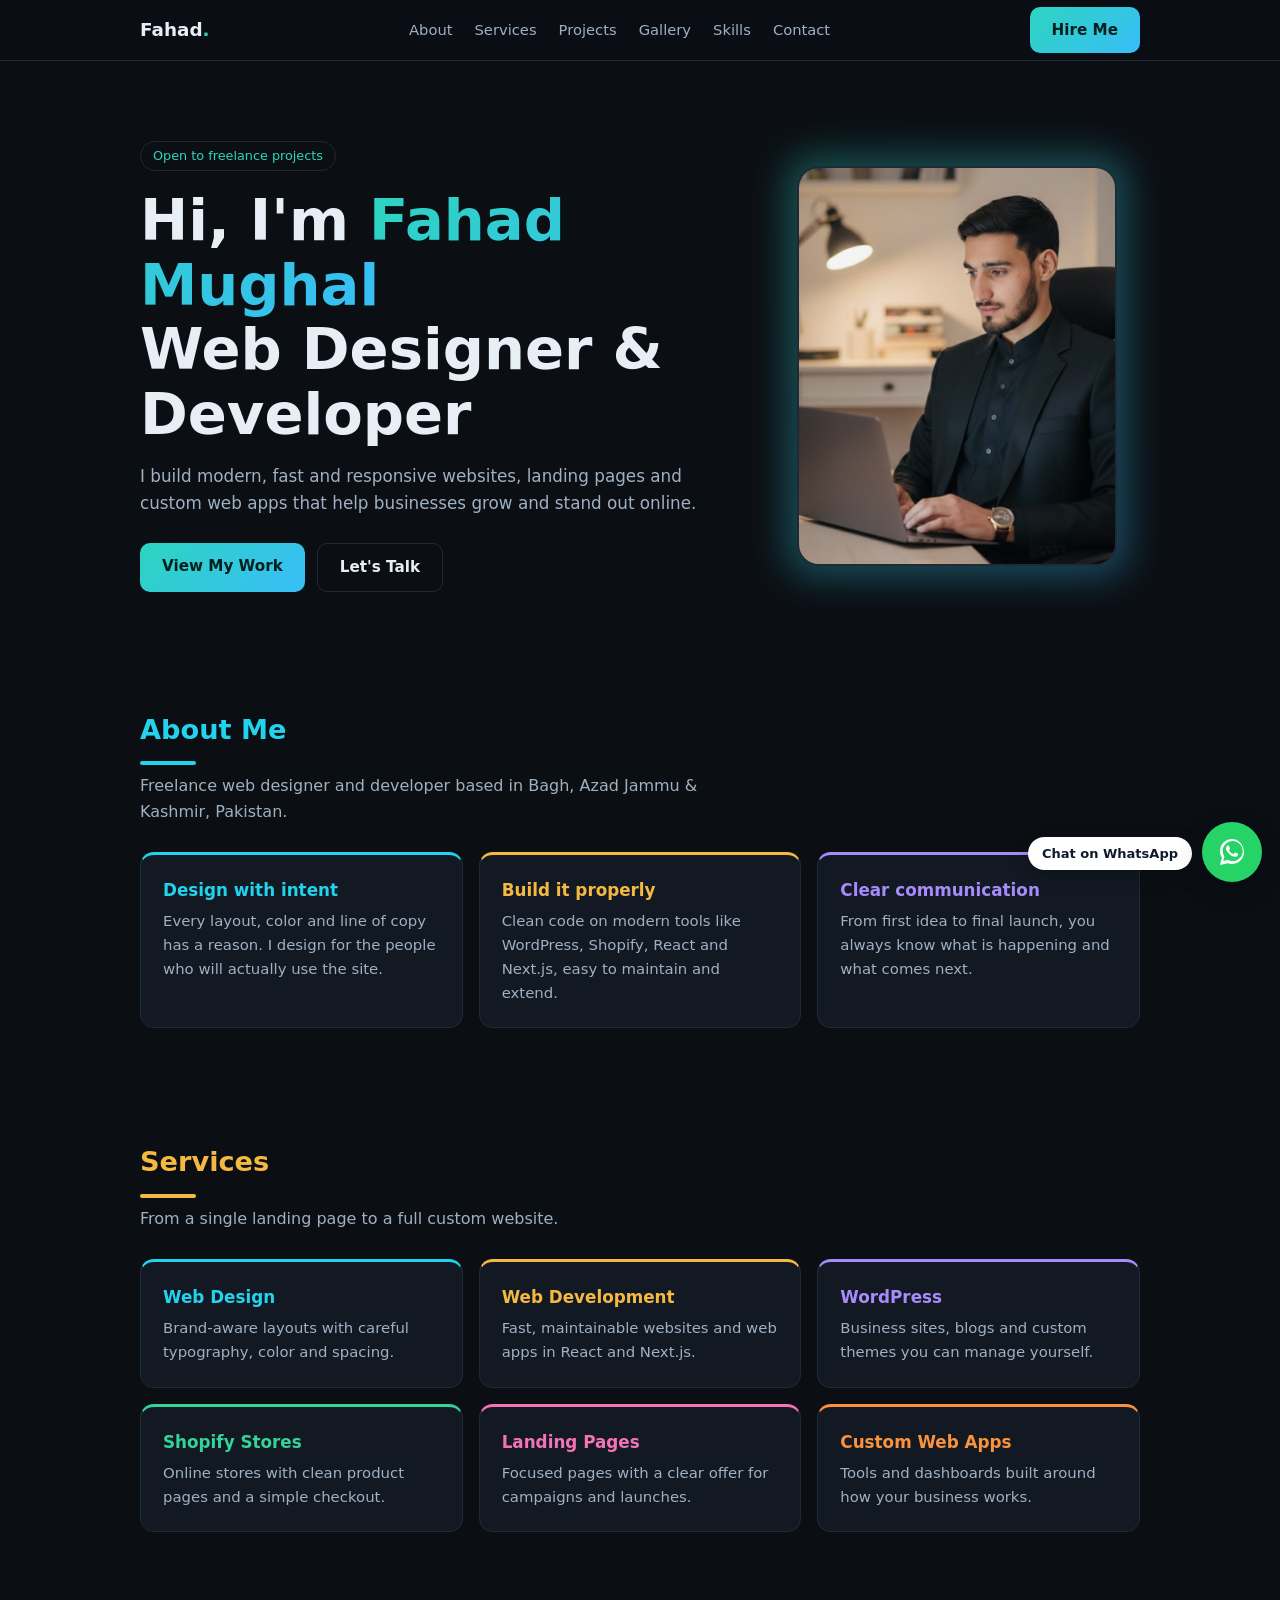
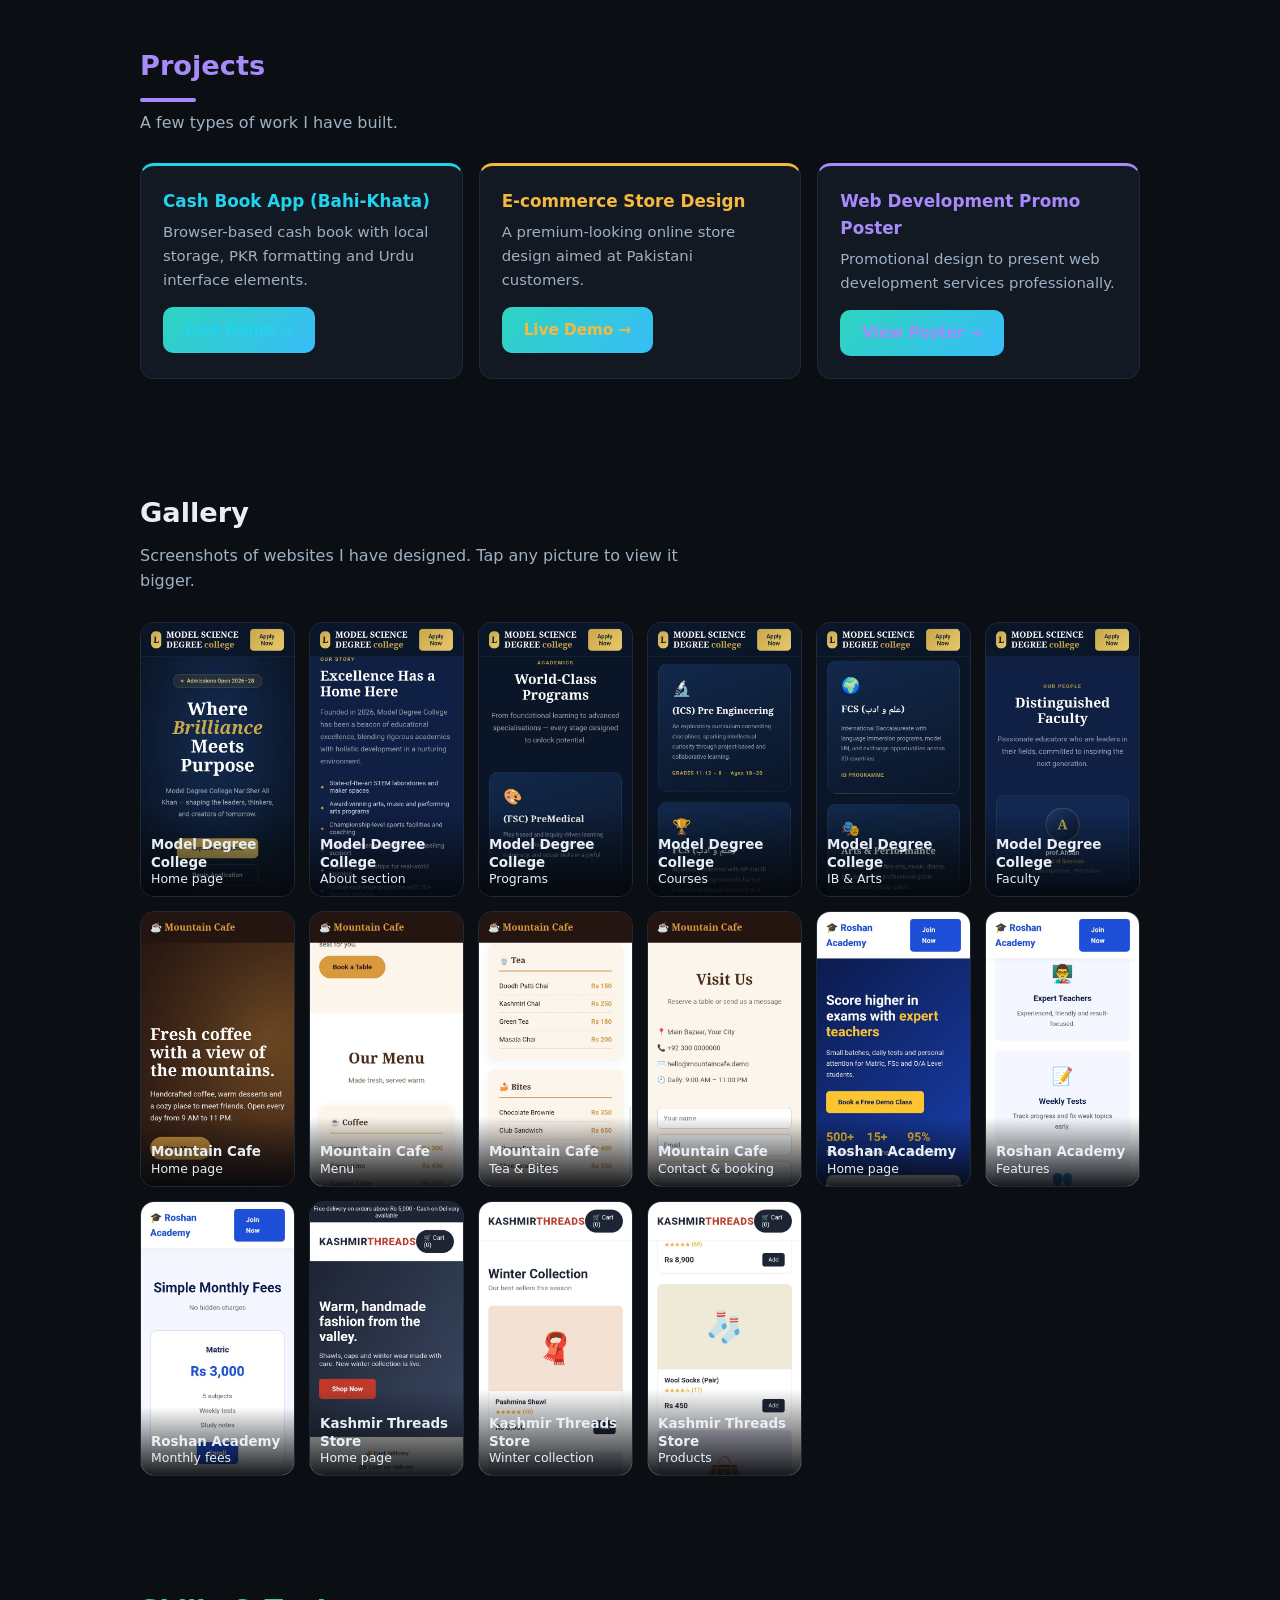
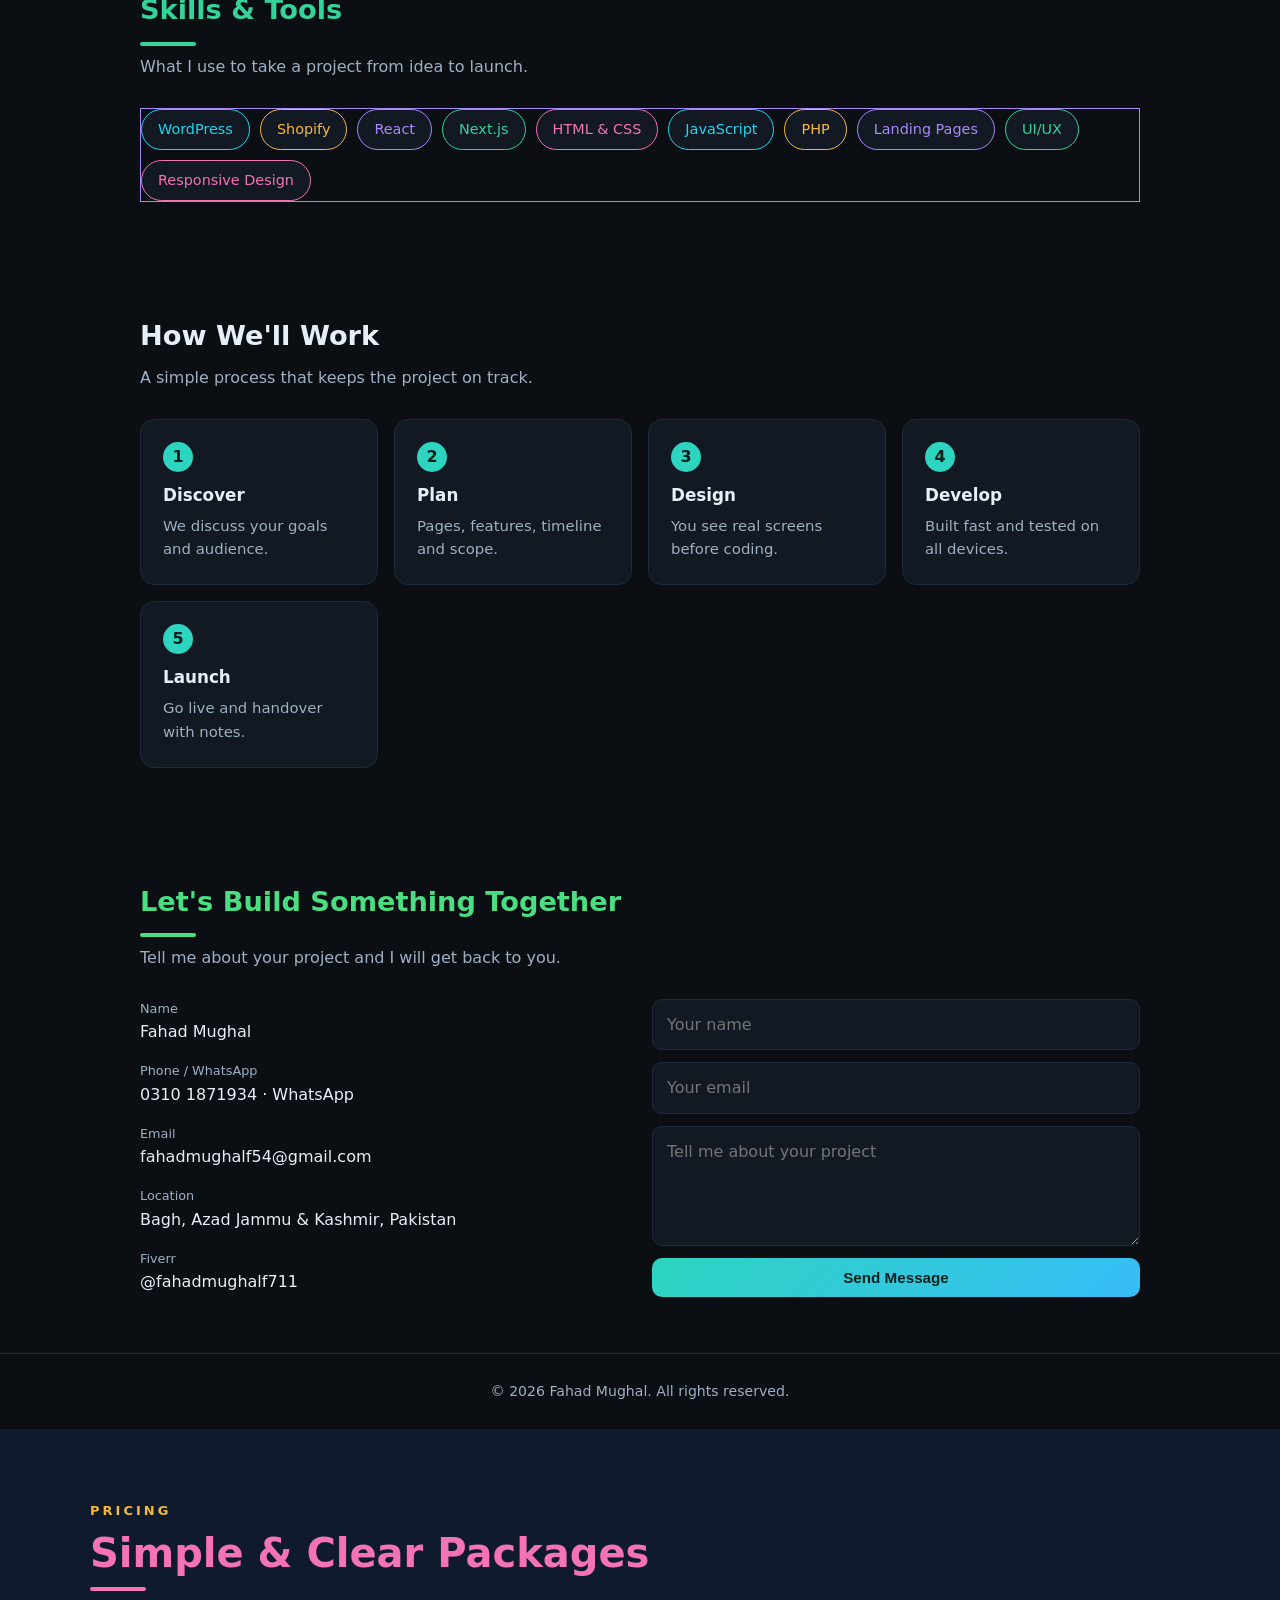
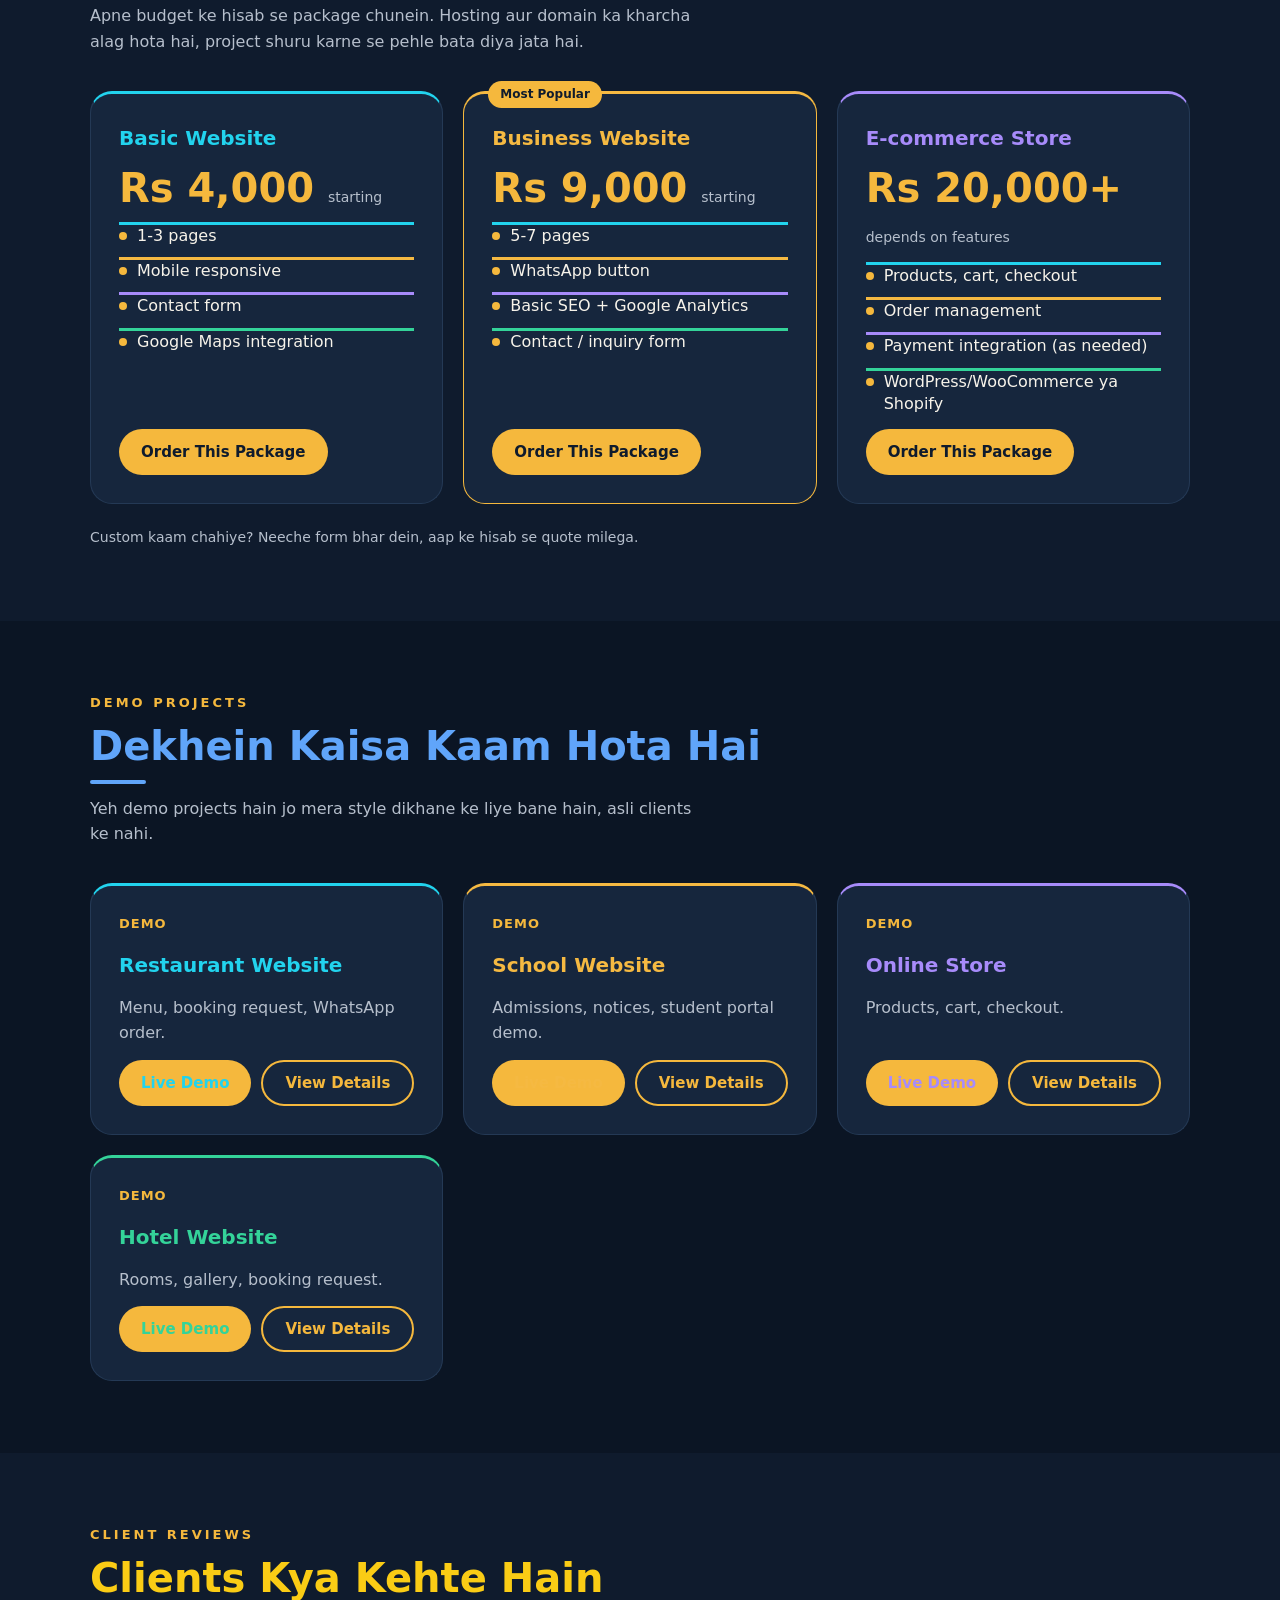
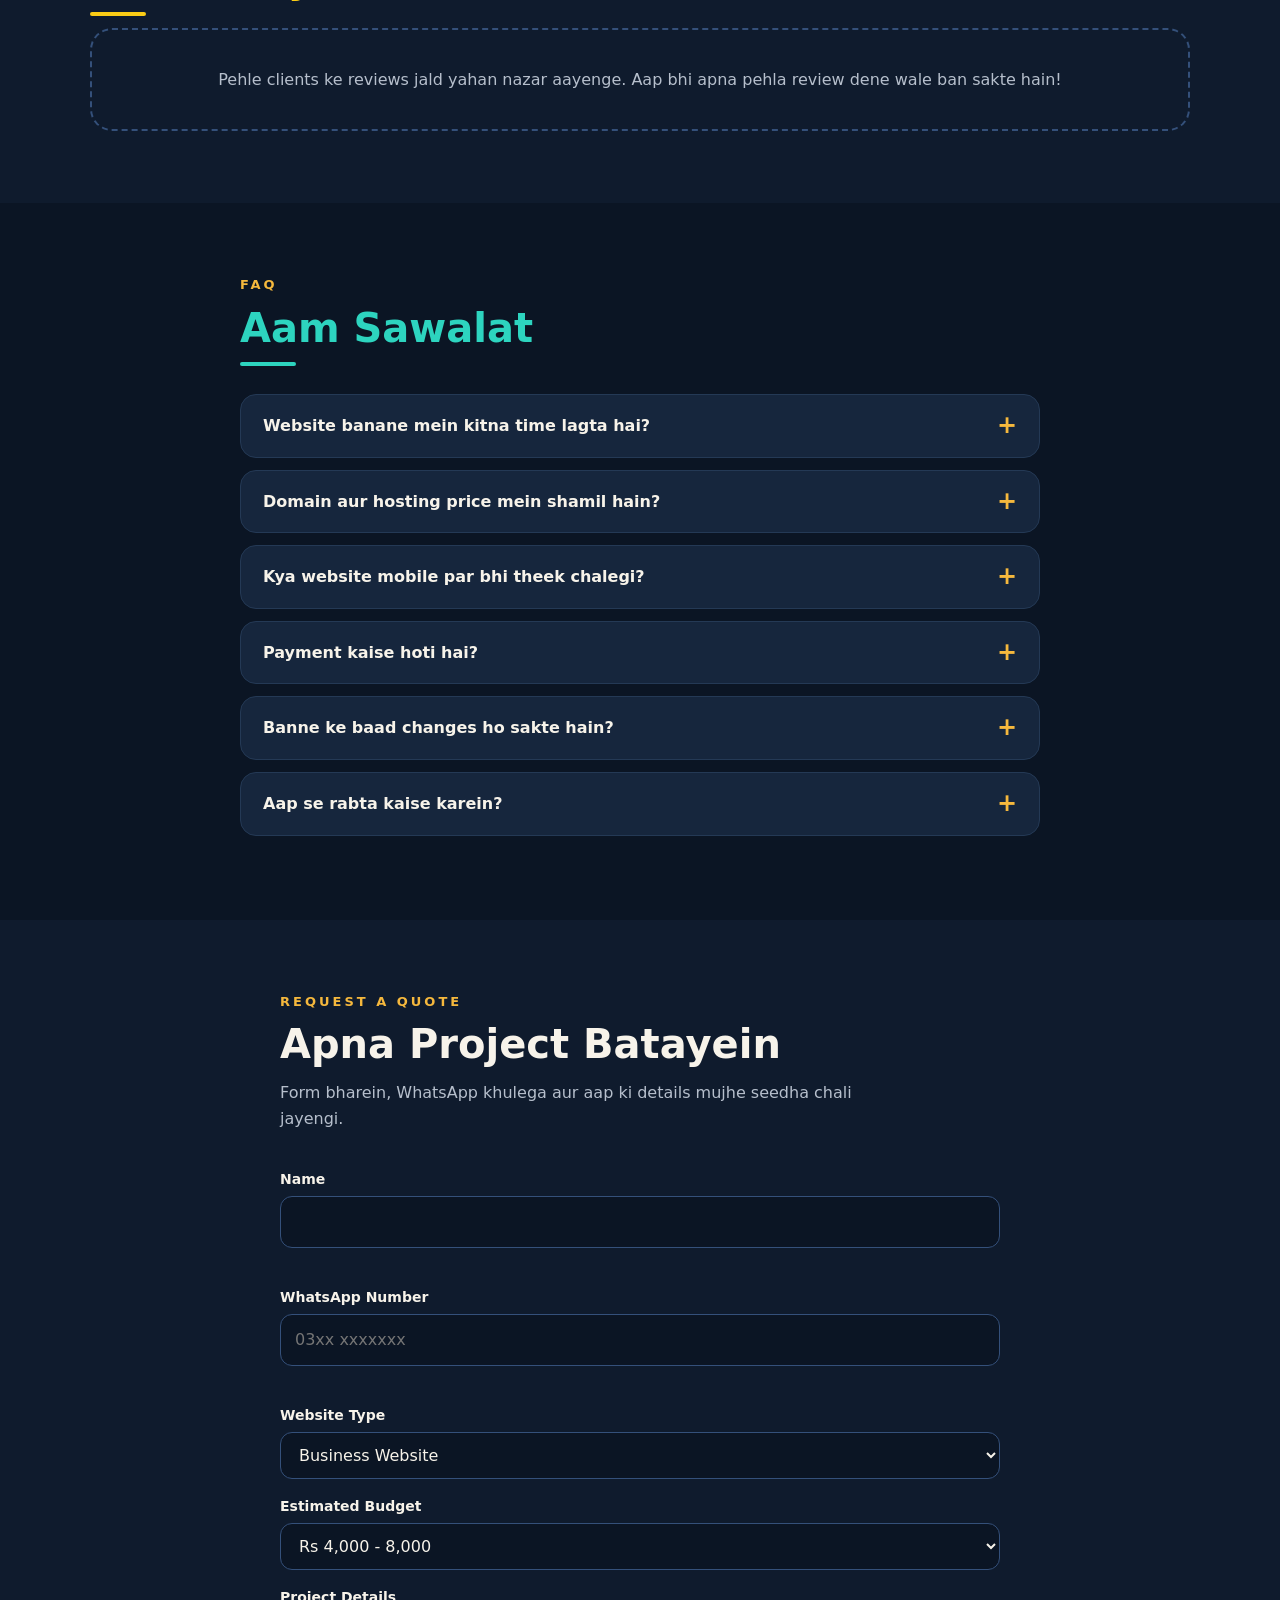
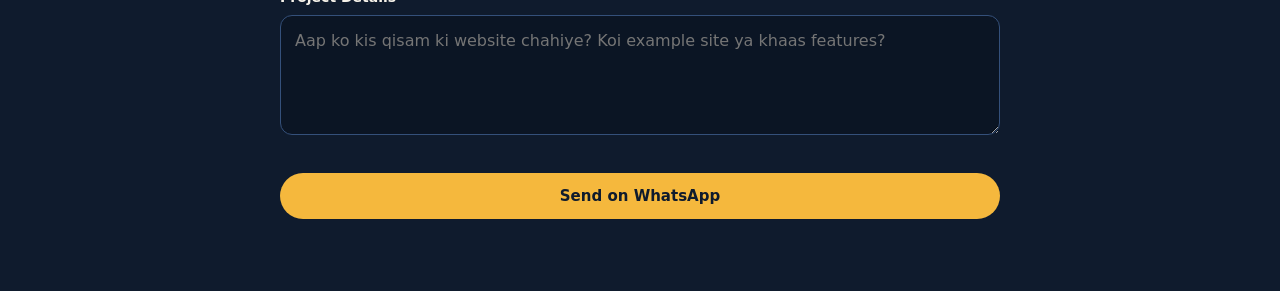
<file: index.html>
<!doctype html>
<html lang="en">
<head>
<meta charset="utf-8">
<meta name="viewport" content="width=device-width, initial-scale=1">
<title>Fahad Mughal | Web Designer & Developer</title>
<meta name="description" content="Fahad Mughal is a freelance web designer and developer from Bagh, Azad Kashmir, building WordPress, Shopify, React/Next.js websites and landing pages.">
<meta name="theme-color" content="#0b0f14">
<meta property="og:title" content="Fahad Mughal | Web Designer & Developer">
<meta property="og:description" content="Modern, responsive websites, landing pages and custom web apps.">
<meta property="og:type" content="website">
<style>
:root{--bg:#0b0f14;--card:#121923;--line:#1f2a38;--text:#e8eef5;--muted:#9fb0c3;--accent:#2dd4bf;--accent2:#38bdf8}
*{box-sizing:border-box;margin:0;padding:0}
html{scroll-behavior:smooth}
body{font-family:system-ui,-apple-system,"Segoe UI",Roboto,sans-serif;background:var(--bg);color:var(--text);line-height:1.6}
a{color:inherit;text-decoration:none}
.wrap{max-width:1040px;margin:0 auto;padding:0 20px}
header{position:sticky;top:0;z-index:10;background:rgba(11,15,20,.85);backdrop-filter:blur(10px);border-bottom:1px solid var(--line)}
nav{display:flex;align-items:center;justify-content:space-between;height:60px}
.logo{font-weight:800;font-size:1.15rem}.logo span{color:var(--accent)}
nav ul{display:flex;gap:22px;list-style:none;font-size:.92rem;color:var(--muted)}
nav ul a:hover{color:var(--text)}
.btn{display:inline-block;padding:11px 22px;border-radius:10px;font-weight:600;font-size:.95rem;border:1px solid var(--line)}
.btn.primary{background:linear-gradient(135deg,var(--accent),var(--accent2));color:#04201c;border:0}
.btn:hover{transform:translateY(-1px)}
.hero{padding:80px 0 60px}
.tag{display:inline-block;font-size:.8rem;color:var(--accent);border:1px solid var(--line);padding:4px 12px;border-radius:99px;margin-bottom:18px}
h1{font-size:clamp(2.1rem,6vw,3.6rem);line-height:1.12;margin-bottom:16px}
h1 em{font-style:normal;background:linear-gradient(135deg,var(--accent),var(--accent2));-webkit-background-clip:text;background-clip:text;color:transparent}
.hero p{color:var(--muted);max-width:560px;margin-bottom:26px;font-size:1.05rem}
.hero .btns{display:flex;gap:12px;flex-wrap:wrap}
.hero-grid{display:grid;grid-template-columns:1.3fr .8fr;gap:40px;align-items:center}
.photo{position:relative;justify-self:center;width:100%;max-width:320px}
.photo::before{content:"";position:absolute;inset:-10px;border-radius:26px;background:linear-gradient(135deg,var(--accent),var(--accent2));opacity:.35;filter:blur(18px)}
.photo img{position:relative;display:block;width:100%;height:auto;aspect-ratio:4/5;object-fit:cover;object-position:top;border-radius:22px;border:2px solid var(--line)}
section{padding:56px 0}
h2{font-size:1.7rem;margin-bottom:8px}
.sub{color:var(--muted);margin-bottom:28px;max-width:560px}
.grid{display:grid;grid-template-columns:repeat(auto-fit,minmax(250px,1fr));gap:16px}
.card{background:var(--card);border:1px solid var(--line);border-radius:14px;padding:22px}
.card h3{font-size:1.05rem;margin-bottom:6px}
.card p{color:var(--muted);font-size:.93rem}
.pills{display:flex;flex-wrap:wrap;gap:10px}
.pills span{background:var(--card);border:1px solid var(--line);padding:8px 16px;border-radius:99px;font-size:.9rem}
.steps{counter-reset:s;display:grid;grid-template-columns:repeat(auto-fit,minmax(190px,1fr));gap:16px}
.steps .card::before{counter-increment:s;content:counter(s);display:inline-grid;place-items:center;width:30px;height:30px;border-radius:50%;background:var(--accent);color:#04201c;font-weight:700;margin-bottom:10px}
.contact{display:grid;grid-template-columns:1fr 1fr;gap:24px}
.contact ul{list-style:none;display:grid;gap:14px}
.contact li small{display:block;color:var(--muted);font-size:.8rem}
.contact li a:hover{color:var(--accent)}
form{display:grid;gap:12px}
input,textarea{width:100%;padding:12px 14px;border-radius:10px;border:1px solid var(--line);background:var(--card);color:var(--text);font:inherit}
input:focus,textarea:focus{outline:2px solid var(--accent);border-color:transparent}
textarea{min-height:120px;resize:vertical}
footer{border-top:1px solid var(--line);padding:26px 0;color:var(--muted);font-size:.88rem;text-align:center}
@media(max-width:720px){.hero-grid{grid-template-columns:1fr}.photo{order:-1;max-width:240px}nav ul{display:none}.contact{grid-template-columns:1fr}.hero{padding:50px 0 30px}}

.gal{display:grid;grid-template-columns:repeat(auto-fill,minmax(150px,1fr));gap:14px}
.gal-i{position:relative;display:block;border-radius:14px;overflow:hidden;border:1px solid var(--line);background:var(--card);aspect-ratio:9/16}
.gal-i img{width:100%;height:100%;object-fit:cover;object-position:top;display:block;transition:transform .3s}
.gal-i:hover img{transform:scale(1.04)}
.gal-c{position:absolute;left:0;right:0;bottom:0;padding:26px 10px 9px;font-size:.78rem;color:#e8eef5;background:linear-gradient(transparent,rgba(5,8,12,.92));line-height:1.3}
.gal-c b{display:block;font-size:.84rem}
#lb{position:fixed;inset:0;z-index:50;background:rgba(5,8,12,.94);display:none;align-items:center;justify-content:center;flex-direction:column;gap:10px;padding:14px}
#lb.on{display:flex}
#lb img{max-width:100%;max-height:82vh;border-radius:12px}
#lb p{color:#e8eef5;font-size:.9rem}
#lb button{position:absolute;top:12px;right:14px;background:none;border:0;color:#fff;font-size:34px;cursor:pointer;line-height:1}
</style>
  <link rel="stylesheet" href="fm-colors.css">
</head>
<body>
<header><div class="wrap"><nav>
<a href="#home" class="logo">Fahad<span>.</span></a>
<ul><li><a href="#about">About</a></li><li><a href="#services">Services</a></li><li><a href="#projects">Projects</a></li><li><a href="#gallery">Gallery</a></li><li><a href="#skills">Skills</a></li><li><a href="#contact">Contact</a></li></ul>
<a href="#contact" class="btn primary">Hire Me</a>
</nav></div></header>

<main>
<section class="hero" id="home"><div class="wrap hero-grid">
<div>
<span class="tag">Open to freelance projects</span>
<h1>Hi, I'm <em>Fahad Mughal</em><br>Web Designer &amp; Developer</h1>
<p>I build modern, fast and responsive websites, landing pages and custom web apps that help businesses grow and stand out online.</p>
<div class="btns"><a href="#projects" class="btn primary">View My Work</a><a href="#contact" class="btn">Let's Talk</a></div>
</div>
<div class="photo"><img src="fahad.jpg" alt="Fahad Mughal, freelance web designer and developer" width="472" height="672"></div>
</div></section>

<section id="about"><div class="wrap">
<h2>About Me</h2>
<p class="sub">Freelance web designer and developer based in Bagh, Azad Jammu &amp; Kashmir, Pakistan.</p>
<div class="grid">
<div class="card"><h3>Design with intent</h3><p>Every layout, color and line of copy has a reason. I design for the people who will actually use the site.</p></div>
<div class="card"><h3>Build it properly</h3><p>Clean code on modern tools like WordPress, Shopify, React and Next.js, easy to maintain and extend.</p></div>
<div class="card"><h3>Clear communication</h3><p>From first idea to final launch, you always know what is happening and what comes next.</p></div>
</div>
</div></section>

<section id="services"><div class="wrap">
<h2>Services</h2>
<p class="sub">From a single landing page to a full custom website.</p>
<div class="grid">
<div class="card"><h3>Web Design</h3><p>Brand-aware layouts with careful typography, color and spacing.</p></div>
<div class="card"><h3>Web Development</h3><p>Fast, maintainable websites and web apps in React and Next.js.</p></div>
<div class="card"><h3>WordPress</h3><p>Business sites, blogs and custom themes you can manage yourself.</p></div>
<div class="card"><h3>Shopify Stores</h3><p>Online stores with clean product pages and a simple checkout.</p></div>
<div class="card"><h3>Landing Pages</h3><p>Focused pages with a clear offer for campaigns and launches.</p></div>
<div class="card"><h3>Custom Web Apps</h3><p>Tools and dashboards built around how your business works.</p></div>
</div>
</div></section>

<section id="projects"><div class="wrap">
<h2>Projects</h2>
<p class="sub">A few types of work I have built.</p>
<div class="grid">
<div class="card"><h3>Cash Book App (Bahi-Khata)</h3><p>Browser-based cash book with local storage, PKR formatting and Urdu interface elements.</p><p style="margin-top:14px"><a class="btn primary" href="demo-cashbook.html" target="_blank" rel="noopener">Live Demo →</a></p></div>
<div class="card"><h3>E-commerce Store Design</h3><p>A premium-looking online store design aimed at Pakistani customers.</p><p style="margin-top:14px"><a class="btn primary" href="demo-ecommerce.html" target="_blank" rel="noopener">Live Demo →</a></p></div>
<div class="card"><h3>Web Development Promo Poster</h3><p>Promotional design to present web development services professionally.</p><p style="margin-top:14px"><a class="btn primary" href="promo-poster.png" target="_blank" rel="noopener">View Poster →</a></p></div>
</div>
</div></section>


<section id="gallery"><div class="wrap">
<h2>Gallery</h2>
<p class="sub">Screenshots of websites I have designed. Tap any picture to view it bigger.</p>
<div class="gal">
<a class="gal-i" href="college-hero.jpg" data-cap="Model Degree College - Home page"><img src="college-hero.jpg" alt="Model Degree College website design: Home page" loading="lazy" width="540" height="1134"><span class="gal-c"><b>Model Degree College</b>Home page</span></a>
<a class="gal-i" href="college-story.jpg" data-cap="Model Degree College - About section"><img src="college-story.jpg" alt="Model Degree College website design: About section" loading="lazy" width="540" height="1134"><span class="gal-c"><b>Model Degree College</b>About section</span></a>
<a class="gal-i" href="college-programs.jpg" data-cap="Model Degree College - Programs"><img src="college-programs.jpg" alt="Model Degree College website design: Programs" loading="lazy" width="540" height="1134"><span class="gal-c"><b>Model Degree College</b>Programs</span></a>
<a class="gal-i" href="college-courses.jpg" data-cap="Model Degree College - Courses"><img src="college-courses.jpg" alt="Model Degree College website design: Courses" loading="lazy" width="540" height="1134"><span class="gal-c"><b>Model Degree College</b>Courses</span></a>
<a class="gal-i" href="college-ib-arts.jpg" data-cap="Model Degree College - IB &amp; Arts"><img src="college-ib-arts.jpg" alt="Model Degree College website design: IB &amp; Arts" loading="lazy" width="540" height="1134"><span class="gal-c"><b>Model Degree College</b>IB &amp; Arts</span></a>
<a class="gal-i" href="college-faculty.jpg" data-cap="Model Degree College - Faculty"><img src="college-faculty.jpg" alt="Model Degree College website design: Faculty" loading="lazy" width="540" height="1134"><span class="gal-c"><b>Model Degree College</b>Faculty</span></a>
<a class="gal-i" href="cafe-hero.jpg" data-cap="Mountain Cafe - Home page"><img src="cafe-hero.jpg" alt="Mountain Cafe website design: Home page" loading="lazy" width="540" height="1134"><span class="gal-c"><b>Mountain Cafe</b>Home page</span></a>
<a class="gal-i" href="cafe-menu.jpg" data-cap="Mountain Cafe - Menu"><img src="cafe-menu.jpg" alt="Mountain Cafe website design: Menu" loading="lazy" width="540" height="1134"><span class="gal-c"><b>Mountain Cafe</b>Menu</span></a>
<a class="gal-i" href="cafe-bites.jpg" data-cap="Mountain Cafe - Tea &amp; Bites"><img src="cafe-bites.jpg" alt="Mountain Cafe website design: Tea &amp; Bites" loading="lazy" width="540" height="1134"><span class="gal-c"><b>Mountain Cafe</b>Tea &amp; Bites</span></a>
<a class="gal-i" href="cafe-contact.jpg" data-cap="Mountain Cafe - Contact &amp; booking"><img src="cafe-contact.jpg" alt="Mountain Cafe website design: Contact &amp; booking" loading="lazy" width="540" height="1134"><span class="gal-c"><b>Mountain Cafe</b>Contact &amp; booking</span></a>
<a class="gal-i" href="academy-hero.jpg" data-cap="Roshan Academy - Home page"><img src="academy-hero.jpg" alt="Roshan Academy website design: Home page" loading="lazy" width="540" height="1134"><span class="gal-c"><b>Roshan Academy</b>Home page</span></a>
<a class="gal-i" href="academy-why.jpg" data-cap="Roshan Academy - Features"><img src="academy-why.jpg" alt="Roshan Academy website design: Features" loading="lazy" width="540" height="1134"><span class="gal-c"><b>Roshan Academy</b>Features</span></a>
<a class="gal-i" href="academy-fees.jpg" data-cap="Roshan Academy - Monthly fees"><img src="academy-fees.jpg" alt="Roshan Academy website design: Monthly fees" loading="lazy" width="540" height="1134"><span class="gal-c"><b>Roshan Academy</b>Monthly fees</span></a>
<a class="gal-i" href="store-hero.jpg" data-cap="Kashmir Threads Store - Home page"><img src="store-hero.jpg" alt="Kashmir Threads Store website design: Home page" loading="lazy" width="540" height="1134"><span class="gal-c"><b>Kashmir Threads Store</b>Home page</span></a>
<a class="gal-i" href="store-products.jpg" data-cap="Kashmir Threads Store - Winter collection"><img src="store-products.jpg" alt="Kashmir Threads Store website design: Winter collection" loading="lazy" width="540" height="1134"><span class="gal-c"><b>Kashmir Threads Store</b>Winter collection</span></a>
<a class="gal-i" href="store-more.jpg" data-cap="Kashmir Threads Store - Products"><img src="store-more.jpg" alt="Kashmir Threads Store website design: Products" loading="lazy" width="540" height="1134"><span class="gal-c"><b>Kashmir Threads Store</b>Products</span></a>
</div>
</div></section>

<section id="skills"><div class="wrap">
<h2>Skills &amp; Tools</h2>
<p class="sub">What I use to take a project from idea to launch.</p>
<div class="pills"><span>WordPress</span><span>Shopify</span><span>React</span><span>Next.js</span><span>HTML &amp; CSS</span><span>JavaScript</span><span>PHP</span><span>Landing Pages</span><span>UI/UX</span><span>Responsive Design</span></div>
</div></section>

<section><div class="wrap">
<h2>How We'll Work</h2>
<p class="sub">A simple process that keeps the project on track.</p>
<div class="steps">
<div class="card"><h3>Discover</h3><p>We discuss your goals and audience.</p></div>
<div class="card"><h3>Plan</h3><p>Pages, features, timeline and scope.</p></div>
<div class="card"><h3>Design</h3><p>You see real screens before coding.</p></div>
<div class="card"><h3>Develop</h3><p>Built fast and tested on all devices.</p></div>
<div class="card"><h3>Launch</h3><p>Go live and handover with notes.</p></div>
</div>
</div></section>

<section id="contact"><div class="wrap">
<h2>Let's Build Something Together</h2>
<p class="sub">Tell me about your project and I will get back to you.</p>
<div class="contact">
<ul>
<li><small>Name</small>Fahad Mughal</li>
<li><small>Phone / WhatsApp</small><a href="tel:+923101871934">0310 1871934</a> &middot; <a href="https://wa.me/923101871934" target="_blank" rel="noopener">WhatsApp</a></li>
<li><small>Email</small><a href="mailto:fahadmughalf54@gmail.com">fahadmughalf54@gmail.com</a></li>
<li><small>Location</small>Bagh, Azad Jammu &amp; Kashmir, Pakistan</li>
<li><small>Fiverr</small><a href="https://www.fiverr.com/fahadmughalf711" target="_blank" rel="noopener">@fahadmughalf711</a></li>
</ul>
<form id="f">
<input id="n" placeholder="Your name" required>
<input id="e" type="email" placeholder="Your email" required>
<textarea id="m" placeholder="Tell me about your project" required></textarea>
<button class="btn primary" type="submit">Send Message</button>
</form>
</div>
</div></section>
</main>

<footer><div class="wrap">&copy; <span id="y">2026</span> Fahad Mughal. All rights reserved.</div></footer>

<script>
document.getElementById('y').textContent=new Date().getFullYear();
document.getElementById('f').addEventListener('submit',function(ev){
  ev.preventDefault();
  var form=ev.target,btn=form.querySelector('button'),old=btn.textContent;
  var n=document.getElementById('n').value,e=document.getElementById('e').value,m=document.getElementById('m').value;
  btn.disabled=true;btn.textContent='Sending...';
  fetch('https://api.web3forms.com/submit',{
    method:'POST',
    headers:{'Content-Type':'application/json','Accept':'application/json'},
    body:JSON.stringify({
      access_key:'fa8fff3e-60f5-4ca6-823a-4b3973c637ca',
      subject:'Project enquiry from '+n,
      from_name:'Portfolio Website',
      name:n,email:e,message:m
    })
  }).then(function(r){return r.json()}).then(function(d){
    if(d.success){form.reset();btn.textContent='Message Sent \u2713'}
    else{btn.textContent='Error, try again'}
  }).catch(function(){btn.textContent='Error, try again'})
  .then(function(){setTimeout(function(){btn.disabled=false;btn.textContent=old},3500)});
});
</script>

<div id="lb" role="dialog" aria-label="Image viewer"><button type="button" aria-label="Close" id="lbx">&times;</button><img alt="" id="lbi"><p id="lbp"></p></div>
<script>
(function(){
  var lb=document.getElementById('lb'),im=document.getElementById('lbi'),cp=document.getElementById('lbp');
  function close(){lb.classList.remove('on')}
  document.querySelectorAll('.gal-i').forEach(function(a){
    a.addEventListener('click',function(e){e.preventDefault();im.src=a.getAttribute('href');im.alt=a.querySelector('img').alt;cp.textContent=a.dataset.cap;lb.classList.add('on')});
  });
  lb.addEventListener('click',function(e){if(e.target!==im)close()});
  document.addEventListener('keydown',function(e){if(e.key==='Escape')close()});
})();
</script>
<script src="fm-all.js"></script>
</body>
</html>
</file>
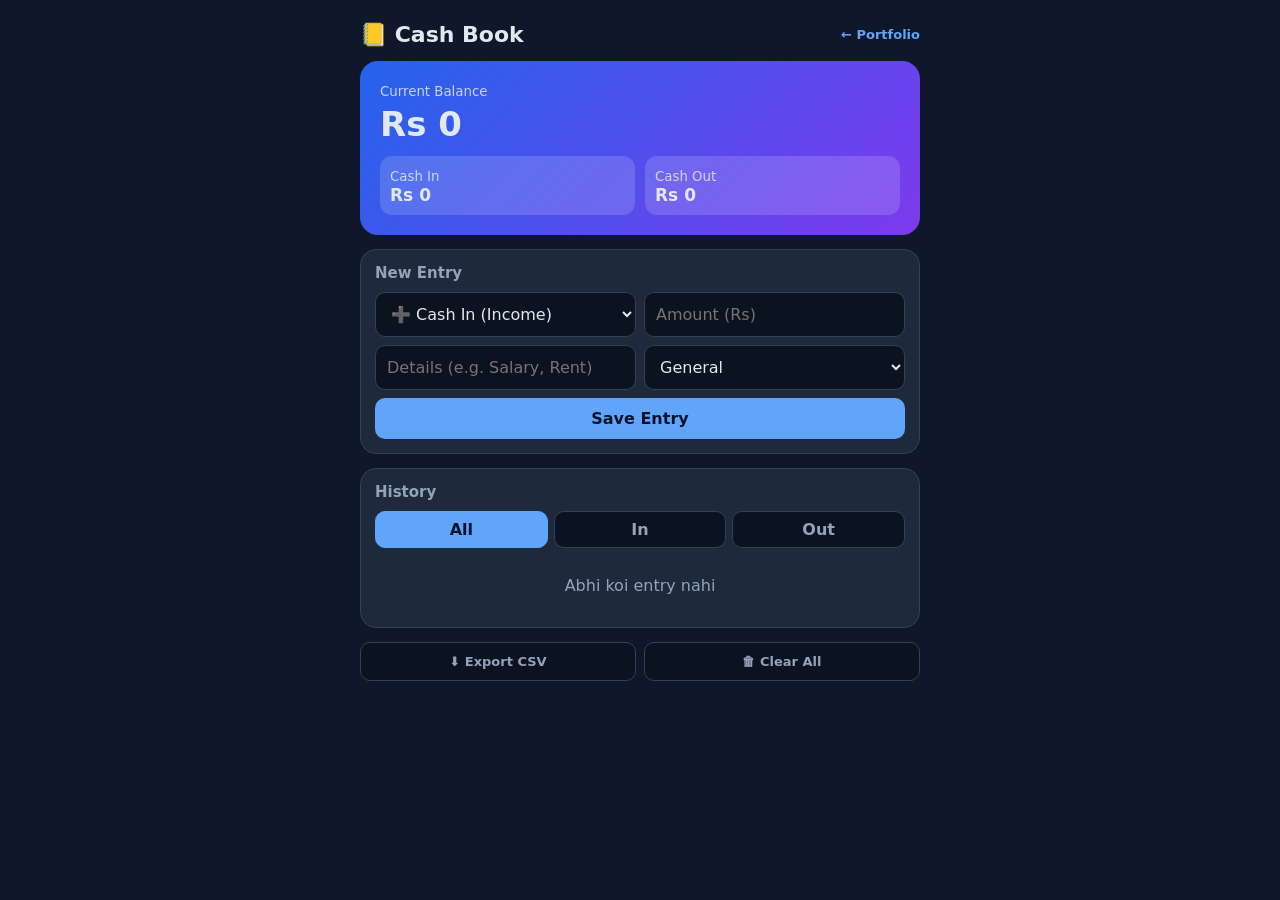
<file: demo-cashbook.html>
<!doctype html>
<html lang="en">
<head>
<meta charset="utf-8">
<meta name="viewport" content="width=device-width,initial-scale=1">
<title>Cash Book App</title>
<style>
:root{--bg:#0f172a;--card:#1e293b;--line:#334155;--text:#e2e8f0;--mute:#94a3b8;--in:#34d399;--out:#f87171;--acc:#60a5fa}
*{box-sizing:border-box;margin:0;padding:0}
body{font-family:system-ui,Segoe UI,Arial,sans-serif;background:var(--bg);color:var(--text);min-height:100vh;padding:16px}
.app{max-width:560px;margin:0 auto}
h1{font-size:22px;margin:6px 0 14px;display:flex;justify-content:space-between;align-items:center}
h1 a{font-size:13px;color:var(--acc);text-decoration:none}
.bal{background:linear-gradient(135deg,#2563eb,#7c3aed);border-radius:18px;padding:20px;margin-bottom:14px}
.bal small{opacity:.85}
.bal .big{font-size:34px;font-weight:800;margin:4px 0 12px}
.row{display:flex;gap:10px}
.row div{flex:1;background:rgba(255,255,255,.15);border-radius:12px;padding:10px}
.row b{display:block;font-size:17px}
.card{background:var(--card);border:1px solid var(--line);border-radius:16px;padding:14px;margin-bottom:14px}
.card h2{font-size:15px;margin-bottom:10px;color:var(--mute);font-weight:600}
input,select,button{font:inherit;border-radius:10px;border:1px solid var(--line);background:#0b1220;color:var(--text);padding:11px;width:100%}
.form{display:grid;gap:8px}
.two{display:grid;grid-template-columns:1fr 1fr;gap:8px}
button{cursor:pointer;border:0;font-weight:700}
.add{background:var(--acc);color:#04122b}
.tabs{display:flex;gap:6px;margin-bottom:10px}
.tabs button{background:#0b1220;color:var(--mute);border:1px solid var(--line);padding:8px}
.tabs button.on{background:var(--acc);color:#04122b;border-color:var(--acc)}
.item{display:flex;align-items:center;gap:10px;padding:11px 0;border-bottom:1px solid var(--line)}
.item:last-child{border:0}
.dot{width:38px;height:38px;border-radius:12px;display:grid;place-items:center;font-weight:800;flex:none}
.in .dot{background:rgba(52,211,153,.15);color:var(--in)}
.out .dot{background:rgba(248,113,113,.15);color:var(--out)}
.mid{flex:1;min-width:0}
.mid b{display:block;white-space:nowrap;overflow:hidden;text-overflow:ellipsis}
.mid small{color:var(--mute)}
.amt{font-weight:700}
.in .amt{color:var(--in)}.out .amt{color:var(--out)}
.del{width:30px;padding:4px;background:transparent;color:var(--mute);font-size:18px}
.empty{text-align:center;color:var(--mute);padding:18px 0}
.foot{display:flex;gap:8px}
.foot button{background:#0b1220;border:1px solid var(--line);color:var(--mute);font-size:13px}
</style>
</head>
<body>
<div class="app">
  <h1>📒 Cash Book <a href="index.html">← Portfolio</a></h1>

  <div class="bal">
    <small>Current Balance</small>
    <div class="big" id="bal">Rs 0</div>
    <div class="row">
      <div><small>Cash In</small><b id="tin">Rs 0</b></div>
      <div><small>Cash Out</small><b id="tout">Rs 0</b></div>
    </div>
  </div>

  <div class="card">
    <h2>New Entry</h2>
    <div class="form">
      <div class="two">
        <select id="type"><option value="in">➕ Cash In (Income)</option><option value="out">➖ Cash Out (Expense)</option></select>
        <input id="amount" type="number" inputmode="numeric" placeholder="Amount (Rs)">
      </div>
      <div class="two">
        <input id="note" placeholder="Details (e.g. Salary, Rent)">
        <select id="cat">
          <option>General</option><option>Salary</option><option>Food</option><option>Bills</option>
          <option>Shopping</option><option>Travel</option><option>Business</option>
        </select>
      </div>
      <button class="add" onclick="addEntry()">Save Entry</button>
    </div>
  </div>

  <div class="card">
    <h2>History</h2>
    <div class="tabs">
      <button class="on" data-f="all">All</button>
      <button data-f="in">In</button>
      <button data-f="out">Out</button>
    </div>
    <div id="list"></div>
  </div>

  <div class="foot">
    <button onclick="exportCSV()">⬇ Export CSV</button>
    <button onclick="clearAll()">🗑 Clear All</button>
  </div>
</div>

<script>
var KEY="fm_cashbook_v1", filter="all", data=[];
try{data=JSON.parse(localStorage.getItem(KEY))||[]}catch(e){data=[]}
function save(){try{localStorage.setItem(KEY,JSON.stringify(data))}catch(e){}}
function rs(n){return "Rs "+Number(n).toLocaleString("en-PK")}
function addEntry(){
  var amt=parseFloat(document.getElementById("amount").value);
  if(!amt||amt<=0){alert("Amount likhein");return}
  data.unshift({
    id:Date.now(),
    type:document.getElementById("type").value,
    amt:amt,
    note:document.getElementById("note").value.trim()||"No details",
    cat:document.getElementById("cat").value,
    date:new Date().toLocaleDateString("en-GB",{day:"2-digit",month:"short",year:"numeric"})
  });
  document.getElementById("amount").value="";
  document.getElementById("note").value="";
  save();render();
}
function del(id){data=data.filter(function(x){return x.id!==id});save();render()}
function clearAll(){if(confirm("Saari entries delete karni hain?")){data=[];save();render()}}
function exportCSV(){
  var rows=[["Date","Type","Category","Details","Amount"]];
  data.forEach(function(x){rows.push([x.date,x.type==="in"?"Cash In":"Cash Out",x.cat,'"'+x.note.replace(/"/g,'""')+'"',x.amt])});
  var blob=new Blob([rows.map(function(r){return r.join(",")}).join("\n")],{type:"text/csv"});
  var a=document.createElement("a");a.href=URL.createObjectURL(blob);a.download="cashbook.csv";a.click();
}
function render(){
  var tin=0,tout=0;
  data.forEach(function(x){x.type==="in"?tin+=x.amt:tout+=x.amt});
  document.getElementById("tin").textContent=rs(tin);
  document.getElementById("tout").textContent=rs(tout);
  document.getElementById("bal").textContent=rs(tin-tout);
  var list=data.filter(function(x){return filter==="all"||x.type===filter});
  var el=document.getElementById("list");
  if(!list.length){el.innerHTML='<div class="empty">Abhi koi entry nahi</div>';return}
  el.innerHTML=list.map(function(x){
    return '<div class="item '+x.type+'"><div class="dot">'+(x.type==="in"?"+":"−")+'</div>'+
    '<div class="mid"><b>'+esc(x.note)+'</b><small>'+esc(x.cat)+' · '+x.date+'</small></div>'+
    '<div class="amt">'+(x.type==="in"?"+":"-")+rs(x.amt)+'</div>'+
    '<button class="del" onclick="del('+x.id+')">×</button></div>';
  }).join("");
}
function esc(s){return String(s).replace(/[&<>"]/g,function(c){return{"&":"&amp;","<":"&lt;",">":"&gt;",'"':"&quot;"}[c]})}
document.querySelectorAll(".tabs button").forEach(function(b){
  b.onclick=function(){
    document.querySelectorAll(".tabs button").forEach(function(x){x.classList.remove("on")});
    b.classList.add("on");filter=b.dataset.f;render();
  }
});
render();
</script>
</body>
</html>
</file>
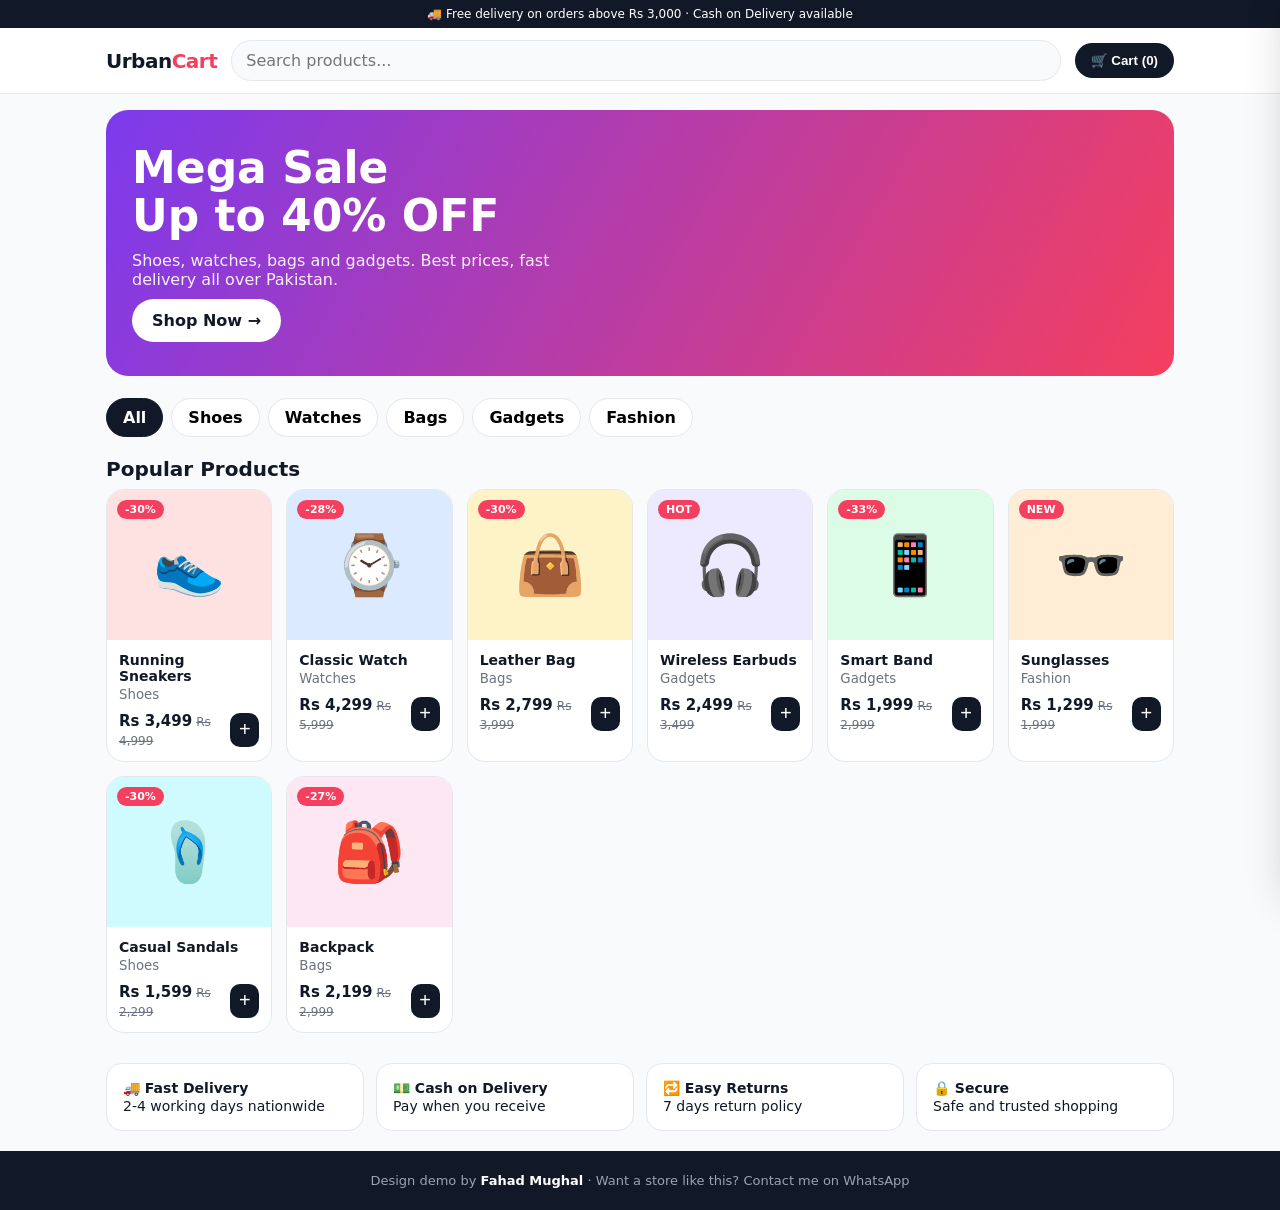
<file: demo-ecommerce.html>
<!doctype html>
<html lang="en">
<head>
<meta charset="utf-8">
<meta name="viewport" content="width=device-width,initial-scale=1">
<title>Urban Cart - E-commerce Store Design</title>
<style>
:root{--ink:#111827;--mute:#6b7280;--line:#e5e7eb;--bg:#f8fafc;--acc:#f43f5e;--acc2:#7c3aed}
*{box-sizing:border-box;margin:0;padding:0}
body{font-family:system-ui,Segoe UI,Arial,sans-serif;background:var(--bg);color:var(--ink)}
a{text-decoration:none;color:inherit}
.top{background:var(--ink);color:#fff;text-align:center;font-size:12px;padding:7px}
header{background:#fff;border-bottom:1px solid var(--line);position:sticky;top:0;z-index:5}
.nav{max-width:1100px;margin:auto;display:flex;align-items:center;gap:14px;padding:12px 16px}
.logo{font-weight:900;font-size:20px;letter-spacing:-.5px}
.logo span{color:var(--acc)}
.search{flex:1;background:var(--bg);border:1px solid var(--line);border-radius:999px;padding:10px 14px;font:inherit;min-width:0}
.cartbtn{background:var(--ink);color:#fff;border:0;border-radius:999px;padding:10px 16px;font-weight:700;cursor:pointer;white-space:nowrap}
.hero{max-width:1100px;margin:16px auto;padding:0 16px}
.banner{border-radius:22px;padding:34px 26px;color:#fff;background:linear-gradient(120deg,var(--acc2),var(--acc));display:grid;gap:10px}
.banner h1{font-size:clamp(26px,6vw,44px);line-height:1.1}
.banner p{opacity:.92;max-width:460px}
.banner a{background:#fff;color:var(--ink);font-weight:800;padding:12px 20px;border-radius:999px;width:max-content}
.cats{max-width:1100px;margin:0 auto;padding:6px 16px;display:flex;gap:8px;overflow:auto}
.cats button{border:1px solid var(--line);background:#fff;border-radius:999px;padding:9px 16px;font:inherit;font-weight:600;cursor:pointer;white-space:nowrap}
.cats button.on{background:var(--ink);color:#fff;border-color:var(--ink)}
h2{max-width:1100px;margin:14px auto 8px;padding:0 16px;font-size:20px}
.grid{max-width:1100px;margin:auto;padding:0 16px 30px;display:grid;grid-template-columns:repeat(auto-fill,minmax(160px,1fr));gap:14px}
.p{background:#fff;border:1px solid var(--line);border-radius:18px;overflow:hidden;transition:.2s}
.p:hover{transform:translateY(-4px);box-shadow:0 12px 28px rgba(0,0,0,.08)}
.img{height:150px;display:grid;place-items:center;font-size:58px;position:relative}
.tag{position:absolute;top:10px;left:10px;background:var(--acc);color:#fff;font-size:11px;font-weight:800;padding:3px 8px;border-radius:999px}
.info{padding:12px}
.info b{display:block;font-size:14px}
.info small{color:var(--mute)}
.pr{display:flex;justify-content:space-between;align-items:center;margin-top:8px}
.pr strong{font-size:15px}
.pr s{color:var(--mute);font-size:12px;margin-left:4px}
.add{background:var(--ink);color:#fff;border:0;border-radius:10px;width:34px;height:34px;font-size:20px;cursor:pointer}
.feat{max-width:1100px;margin:0 auto 20px;padding:0 16px;display:grid;grid-template-columns:repeat(auto-fit,minmax(200px,1fr));gap:12px}
.feat div{background:#fff;border:1px solid var(--line);border-radius:16px;padding:16px;font-size:14px}
.feat b{display:block;margin-bottom:2px}
footer{background:var(--ink);color:#9ca3af;text-align:center;padding:22px 16px;font-size:13px}
footer a{color:#fff;font-weight:700}
.drawer{position:fixed;right:0;top:0;bottom:0;width:min(360px,100%);background:#fff;box-shadow:-10px 0 40px rgba(0,0,0,.2);transform:translateX(105%);transition:.3s;z-index:20;display:flex;flex-direction:column}
.drawer.open{transform:none}
.dh{display:flex;justify-content:space-between;align-items:center;padding:16px;border-bottom:1px solid var(--line);font-weight:800}
.dh button{border:0;background:none;font-size:24px;cursor:pointer}
.items{flex:1;overflow:auto;padding:8px 16px}
.ci{display:flex;gap:10px;align-items:center;padding:10px 0;border-bottom:1px solid var(--line)}
.ci .e{font-size:30px}
.ci div{flex:1;font-size:14px}
.ci button{border:0;background:var(--bg);width:26px;height:26px;border-radius:8px;cursor:pointer}
.df{padding:16px;border-top:1px solid var(--line)}
.df .t{display:flex;justify-content:space-between;font-weight:800;font-size:18px;margin-bottom:10px}
.df a{display:block;text-align:center;background:var(--acc);color:#fff;font-weight:800;padding:13px;border-radius:12px}
.empty{text-align:center;color:var(--mute);padding:30px 0}
</style>
</head>
<body>
<div class="top">🚚 Free delivery on orders above Rs 3,000 · Cash on Delivery available</div>
<header>
  <div class="nav">
    <a class="logo" href="#">Urban<span>Cart</span></a>
    <input class="search" id="q" placeholder="Search products...">
    <button class="cartbtn" onclick="toggleCart()">🛒 Cart (<span id="cnt">0</span>)</button>
  </div>
</header>

<div class="hero">
  <div class="banner">
    <h1>Mega Sale<br>Up to 40% OFF</h1>
    <p>Shoes, watches, bags and gadgets. Best prices, fast delivery all over Pakistan.</p>
    <a href="#shop">Shop Now →</a>
  </div>
</div>

<div class="cats" id="cats"></div>
<h2 id="shop">Popular Products</h2>
<div class="grid" id="grid"></div>

<div class="feat">
  <div><b>🚚 Fast Delivery</b>2-4 working days nationwide</div>
  <div><b>💵 Cash on Delivery</b>Pay when you receive</div>
  <div><b>🔁 Easy Returns</b>7 days return policy</div>
  <div><b>🔒 Secure</b>Safe and trusted shopping</div>
</div>

<footer>
  Design demo by <a href="index.html">Fahad Mughal</a> · Want a store like this? Contact me on WhatsApp
</footer>

<div class="drawer" id="drawer">
  <div class="dh">Your Cart <button onclick="toggleCart()">×</button></div>
  <div class="items" id="items"></div>
  <div class="df">
    <div class="t"><span>Total</span><span id="total">Rs 0</span></div>
    <a href="#" onclick="alert('Demo only: checkout yahan connect hoga.');return false">Checkout</a>
  </div>
</div>

<script>
var P=[
 {id:1,n:"Running Sneakers",c:"Shoes",p:3499,o:4999,e:"👟",bg:"#fee2e2",t:"-30%"},
 {id:2,n:"Classic Watch",c:"Watches",p:4299,o:5999,e:"⌚",bg:"#dbeafe",t:"-28%"},
 {id:3,n:"Leather Bag",c:"Bags",p:2799,o:3999,e:"👜",bg:"#fef3c7",t:"-30%"},
 {id:4,n:"Wireless Earbuds",c:"Gadgets",p:2499,o:3499,e:"🎧",bg:"#ede9fe",t:"HOT"},
 {id:5,n:"Smart Band",c:"Gadgets",p:1999,o:2999,e:"📱",bg:"#dcfce7",t:"-33%"},
 {id:6,n:"Sunglasses",c:"Fashion",p:1299,o:1999,e:"🕶️",bg:"#ffedd5",t:"NEW"},
 {id:7,n:"Casual Sandals",c:"Shoes",p:1599,o:2299,e:"🩴",bg:"#cffafe",t:"-30%"},
 {id:8,n:"Backpack",c:"Bags",p:2199,o:2999,e:"🎒",bg:"#fce7f3",t:"-27%"}
];
var cart={}, cat="All";
function rs(n){return "Rs "+n.toLocaleString("en-PK")}
function cats(){
  var list=["All"].concat(P.map(function(x){return x.c}).filter(function(v,i,a){return a.indexOf(v)===i}));
  document.getElementById("cats").innerHTML=list.map(function(c){return '<button class="'+(c===cat?"on":"")+'" onclick="setCat(\''+c+'\')">'+c+'</button>'}).join("");
}
function setCat(c){cat=c;cats();grid()}
function grid(){
  var q=document.getElementById("q").value.toLowerCase();
  var l=P.filter(function(x){return (cat==="All"||x.c===cat)&&x.n.toLowerCase().indexOf(q)>-1});
  document.getElementById("grid").innerHTML=l.length?l.map(function(x){
    return '<div class="p"><div class="img" style="background:'+x.bg+'"><span class="tag">'+x.t+'</span>'+x.e+'</div>'+
    '<div class="info"><b>'+x.n+'</b><small>'+x.c+'</small><div class="pr"><div><strong>'+rs(x.p)+'</strong><s>'+rs(x.o)+'</s></div>'+
    '<button class="add" onclick="add('+x.id+')">+</button></div></div></div>';
  }).join(""):'<div class="empty" style="grid-column:1/-1">Koi product nahi mila</div>';
}
function add(id){cart[id]=(cart[id]||0)+1;draw();document.getElementById("drawer").classList.add("open")}
function chg(id,d){cart[id]=(cart[id]||0)+d;if(cart[id]<=0)delete cart[id];draw()}
function toggleCart(){document.getElementById("drawer").classList.toggle("open")}
function draw(){
  var ids=Object.keys(cart),n=0,t=0;
  var h=ids.map(function(id){
    var x=P.filter(function(p){return p.id==id})[0];n+=cart[id];t+=x.p*cart[id];
    return '<div class="ci"><div class="e">'+x.e+'</div><div><b>'+x.n+'</b><br>'+rs(x.p)+' × '+cart[id]+'</div>'+
    '<button onclick="chg('+id+',-1)">−</button><button onclick="chg('+id+',1)">+</button></div>';
  }).join("");
  document.getElementById("items").innerHTML=h||'<div class="empty">Cart khali hai</div>';
  document.getElementById("cnt").textContent=n;
  document.getElementById("total").textContent=rs(t);
}
document.getElementById("q").oninput=grid;
cats();grid();draw();
</script>
</body>
</html>
</file>
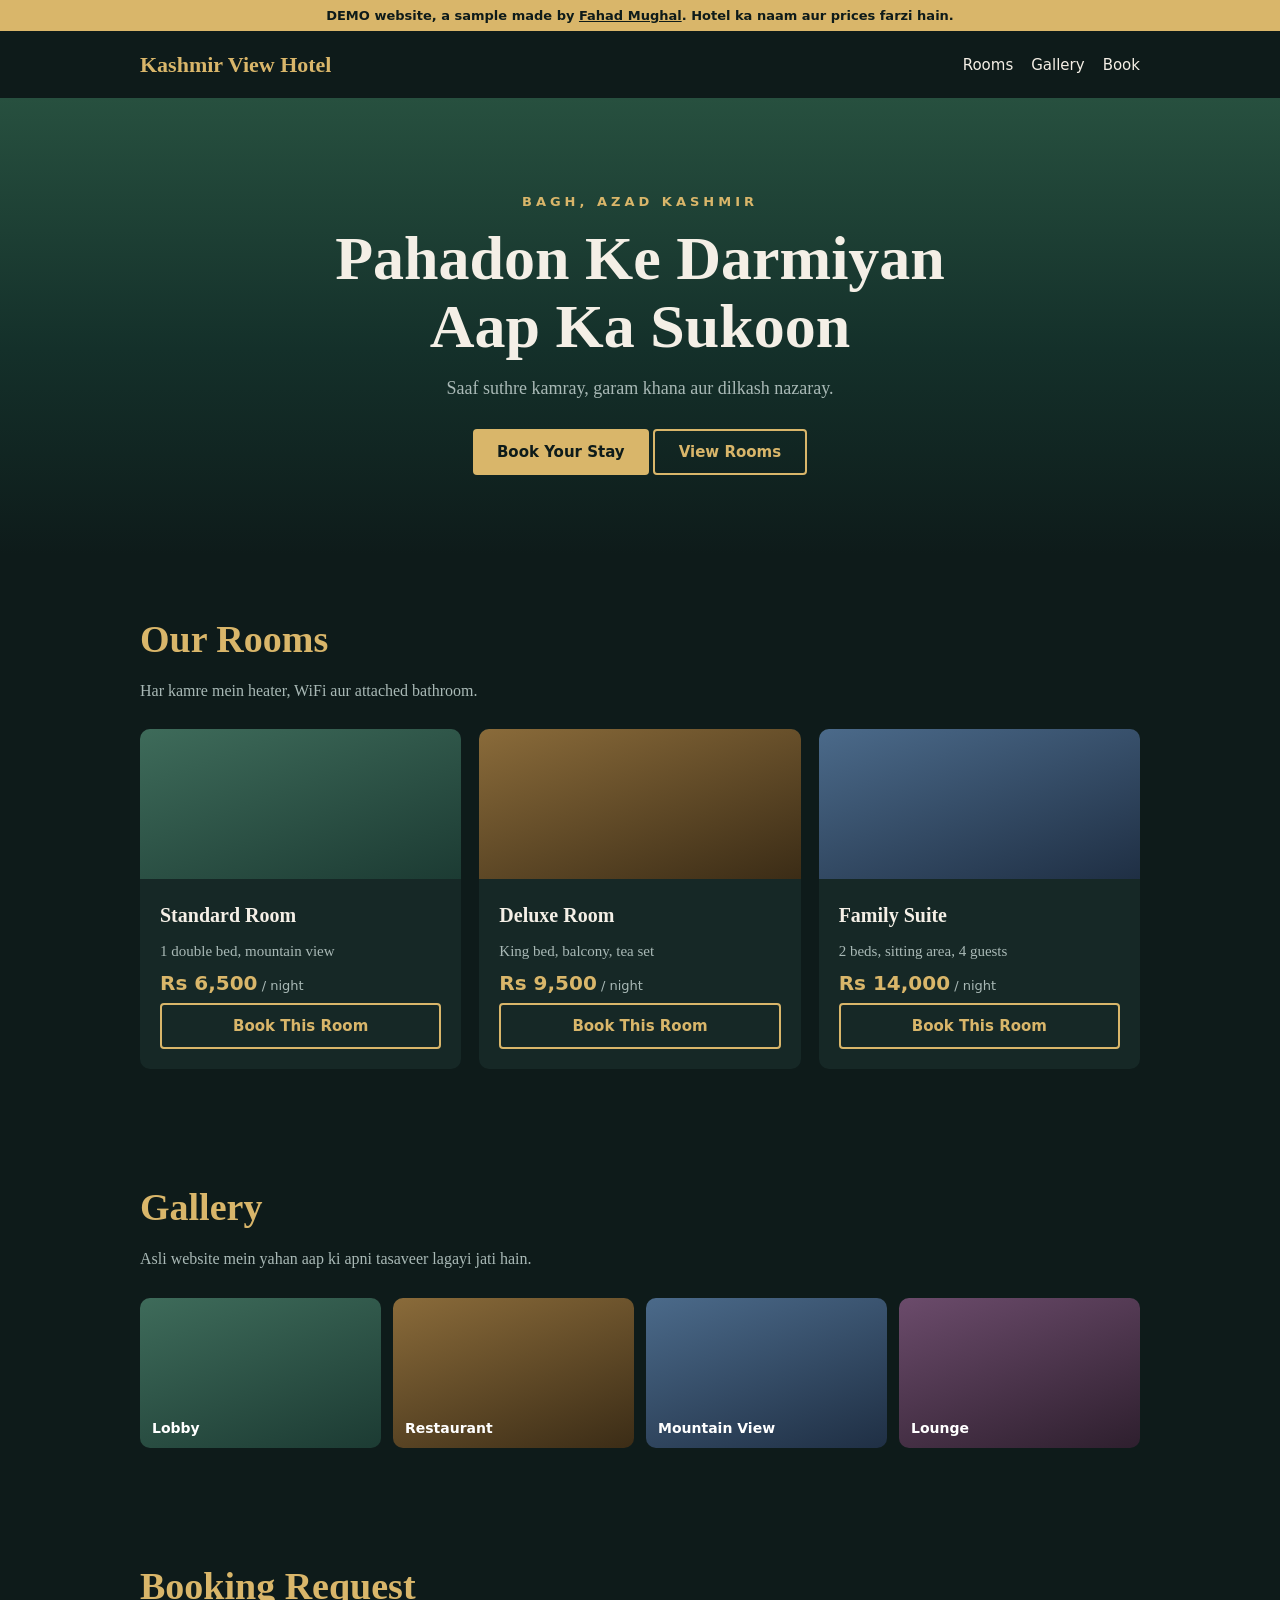
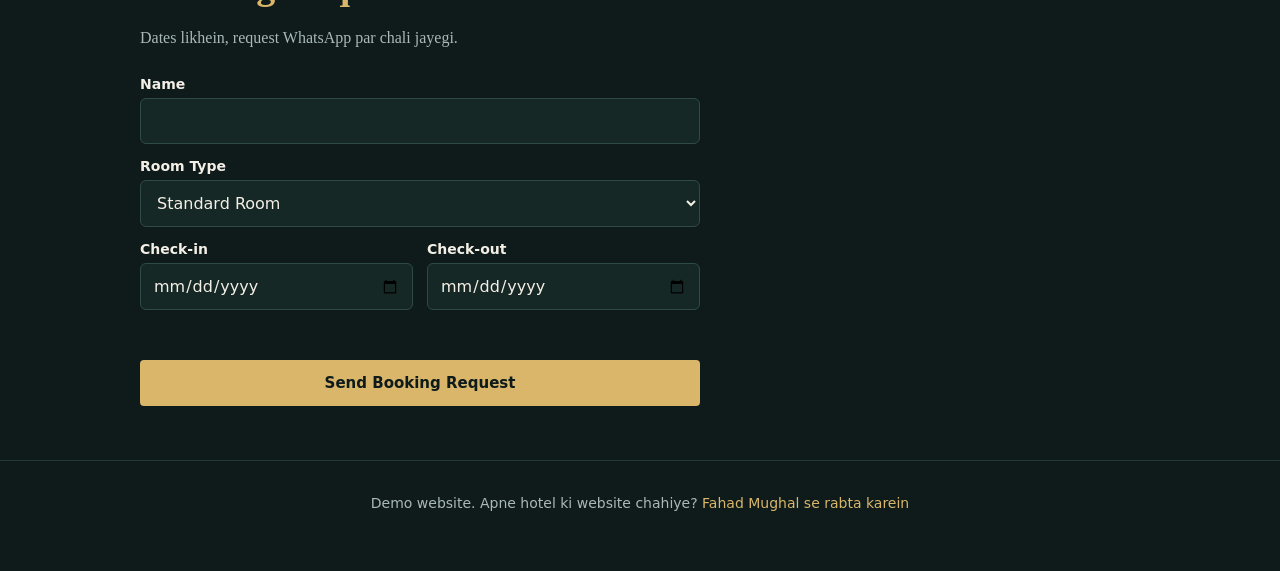
<file: demo-hotel.html>
<!doctype html>
<html lang="en">
<head>
<meta charset="utf-8">
<meta name="viewport" content="width=device-width,initial-scale=1">
<title>Kashmir View Hotel | Demo Hotel Website</title>
<style>
:root{--bg:#0e1b1a;--card:#162826;--gold:#d9b66a;--cream:#f4efe6;--mute:#a9b9b6}
*{box-sizing:border-box;margin:0;padding:0}
html{scroll-behavior:smooth}
body{font-family:'Georgia',serif;background:var(--bg);color:var(--cream);line-height:1.6}
a{color:inherit;text-decoration:none}
.demo-bar{background:var(--gold);color:#0e1b1a;text-align:center;font:600 13px system-ui;padding:8px 12px}
.demo-bar a{text-decoration:underline}
header{max-width:1040px;margin:0 auto;padding:16px 20px;display:flex;justify-content:space-between;align-items:center;gap:12px;flex-wrap:wrap}
.logo{font-size:22px;color:var(--gold);font-weight:700}
nav{display:flex;gap:18px;font:500 15px system-ui}
.btn{display:inline-flex;align-items:center;justify-content:center;min-height:46px;padding:0 24px;border-radius:4px;background:var(--gold);color:#0e1b1a;font:700 15px system-ui;border:0;cursor:pointer}
.btn.o{background:none;color:var(--gold);border:2px solid var(--gold)}
.hero{text-align:center;padding:90px 20px 80px;background:linear-gradient(180deg,#27503f 0,#14302a 55%,var(--bg) 100%)}
.hero small{letter-spacing:4px;color:var(--gold);font:600 13px system-ui}
.hero h1{font-size:clamp(34px,8vw,62px);line-height:1.1;margin:10px 0 14px}
.hero p{color:var(--mute);max-width:520px;margin:0 auto 26px;font-size:18px}
section{max-width:1040px;margin:0 auto;padding:54px 20px}
h2{color:var(--gold);font-size:clamp(28px,5vw,38px);margin-bottom:8px}
.sub{color:var(--mute);margin-bottom:26px}
.rooms{display:grid;gap:18px;grid-template-columns:repeat(auto-fit,minmax(270px,1fr))}
.room{background:var(--card);border-radius:10px;overflow:hidden;display:flex;flex-direction:column}
.rp{height:150px}
.rb{padding:20px;display:flex;flex-direction:column;gap:8px;flex:1}
.rb h3{font-size:20px}.rb p{color:var(--mute);font-size:15px}
.rt{color:var(--gold);font:700 20px system-ui}.rt small{color:var(--mute);font-weight:400;font-size:13px}
.g{display:grid;gap:12px;grid-template-columns:repeat(auto-fit,minmax(180px,1fr))}
.g div{height:150px;border-radius:10px;display:flex;align-items:flex-end;padding:12px;font:600 14px system-ui;color:#fff}
form{display:grid;gap:14px;max-width:560px}
label{font:600 14px system-ui;display:block;margin-bottom:6px}
input,select{width:100%;background:var(--card);color:var(--cream);border:1px solid #2f4a46;border-radius:6px;padding:12px;font:16px system-ui;min-height:46px}
.two{display:grid;gap:14px;grid-template-columns:1fr 1fr}
.sum{color:var(--gold);font:600 15px system-ui;min-height:22px}
footer{text-align:center;color:var(--mute);padding:34px 20px 60px;border-top:1px solid #223a36;font:14px system-ui}
footer a{color:var(--gold)}
@media(max-width:480px){.two{grid-template-columns:1fr}}
</style>
</head>
<body>
<div class="demo-bar">DEMO website, a sample made by <a href="https://wa.me/923101871934" target="_blank" rel="noopener">Fahad Mughal</a>. Hotel ka naam aur prices farzi hain.</div>
<header><div class="logo">Kashmir View Hotel</div>
<nav><a href="#rooms">Rooms</a><a href="#gallery">Gallery</a><a href="#book">Book</a></nav></header>
<div class="hero"><small>BAGH, AZAD KASHMIR</small>
<h1>Pahadon Ke Darmiyan<br>Aap Ka Sukoon</h1>
<p>Saaf suthre kamray, garam khana aur dilkash nazaray.</p>
<a class="btn" href="#book">Book Your Stay</a> <a class="btn o" href="#rooms">View Rooms</a></div>

<section id="rooms"><h2>Our Rooms</h2><p class="sub">Har kamre mein heater, WiFi aur attached bathroom.</p>
<div class="rooms" id="rl"></div></section>

<section id="gallery"><h2>Gallery</h2><p class="sub">Asli website mein yahan aap ki apni tasaveer lagayi jati hain.</p>
<div class="g">
<div style="background:linear-gradient(160deg,#3e6b5a,#1c3b33)">Lobby</div>
<div style="background:linear-gradient(160deg,#8a6b3a,#3b2c16)">Restaurant</div>
<div style="background:linear-gradient(160deg,#4b6a8a,#1f2f44)">Mountain View</div>
<div style="background:linear-gradient(160deg,#6b4b6b,#2e1f2e)">Lounge</div>
</div></section>

<section id="book"><h2>Booking Request</h2><p class="sub">Dates likhein, request WhatsApp par chali jayegi.</p>
<form id="bf">
<div><label for="bn">Name</label><input id="bn" required></div>
<div><label for="bt">Room Type</label><select id="bt"></select></div>
<div class="two"><div><label for="ci">Check-in</label><input id="ci" type="date" required></div>
<div><label for="co">Check-out</label><input id="co" type="date" required></div></div>
<div class="sum" id="sum" aria-live="polite"></div>
<button class="btn" type="submit">Send Booking Request</button>
</form></section>
<footer>Demo website. Apne hotel ki website chahiye? <a href="https://wa.me/923101871934">Fahad Mughal se rabta karein</a></footer>

<script>
var WA="923101871934";
var R=[["Standard Room","1 double bed, mountain view",6500,"#3e6b5a,#1c3b33"],["Deluxe Room","King bed, balcony, tea set",9500,"#8a6b3a,#3b2c16"],["Family Suite","2 beds, sitting area, 4 guests",14000,"#4b6a8a,#1f2f44"]];
var rl=document.getElementById('rl'),bt=document.getElementById('bt');
function fm(n){return "Rs "+n.toLocaleString("en-US")}
R.forEach(function(r,i){
 var d=document.createElement('div');d.className='room';
 var p=document.createElement('div');p.className='rp';p.style.background='linear-gradient(160deg,'+r[3]+')';
 var b=document.createElement('div');b.className='rb';
 var h=document.createElement('h3');h.textContent=r[0];var t=document.createElement('p');t.textContent=r[1];
 var pr=document.createElement('div');pr.className='rt';pr.textContent=fm(r[2]);var s=document.createElement('small');s.textContent=' / night';pr.appendChild(s);
 var a=document.createElement('a');a.className='btn o';a.href='#book';a.textContent='Book This Room';a.onclick=function(){bt.selectedIndex=i;sum()};
 b.appendChild(h);b.appendChild(t);b.appendChild(pr);b.appendChild(a);d.appendChild(p);d.appendChild(b);rl.appendChild(d);
 var o=document.createElement('option');o.textContent=r[0];bt.appendChild(o);});
var ci=document.getElementById('ci'),co=document.getElementById('co');
var today=new Date().toISOString().slice(0,10);ci.min=today;co.min=today;
function nights(){if(!ci.value||!co.value)return 0;return Math.round((new Date(co.value)-new Date(ci.value))/864e5)}
function sum(){var n=nights(),el=document.getElementById('sum');
 if(!ci.value||!co.value){el.textContent='';return}
 if(n<=0){el.textContent='Check-out date check-in ke baad honi chahiye.';return}
 el.textContent=n+' night(s) x '+fm(R[bt.selectedIndex][2])+' = '+fm(n*R[bt.selectedIndex][2]);}
[ci,co,bt].forEach(function(e){e.addEventListener('change',sum)});
document.getElementById('bf').addEventListener('submit',function(e){e.preventDefault();
 if(nights()<=0){sum();return}
 var m="Booking request [Demo Hotel]\nName: "+bn.value+"\nRoom: "+bt.value+"\nCheck-in: "+ci.value+"\nCheck-out: "+co.value+"\nNights: "+nights();
 window.open("https://wa.me/"+WA+"?text="+encodeURIComponent(m),"_blank","noopener");});
</script>
</body>
</html>
</file>
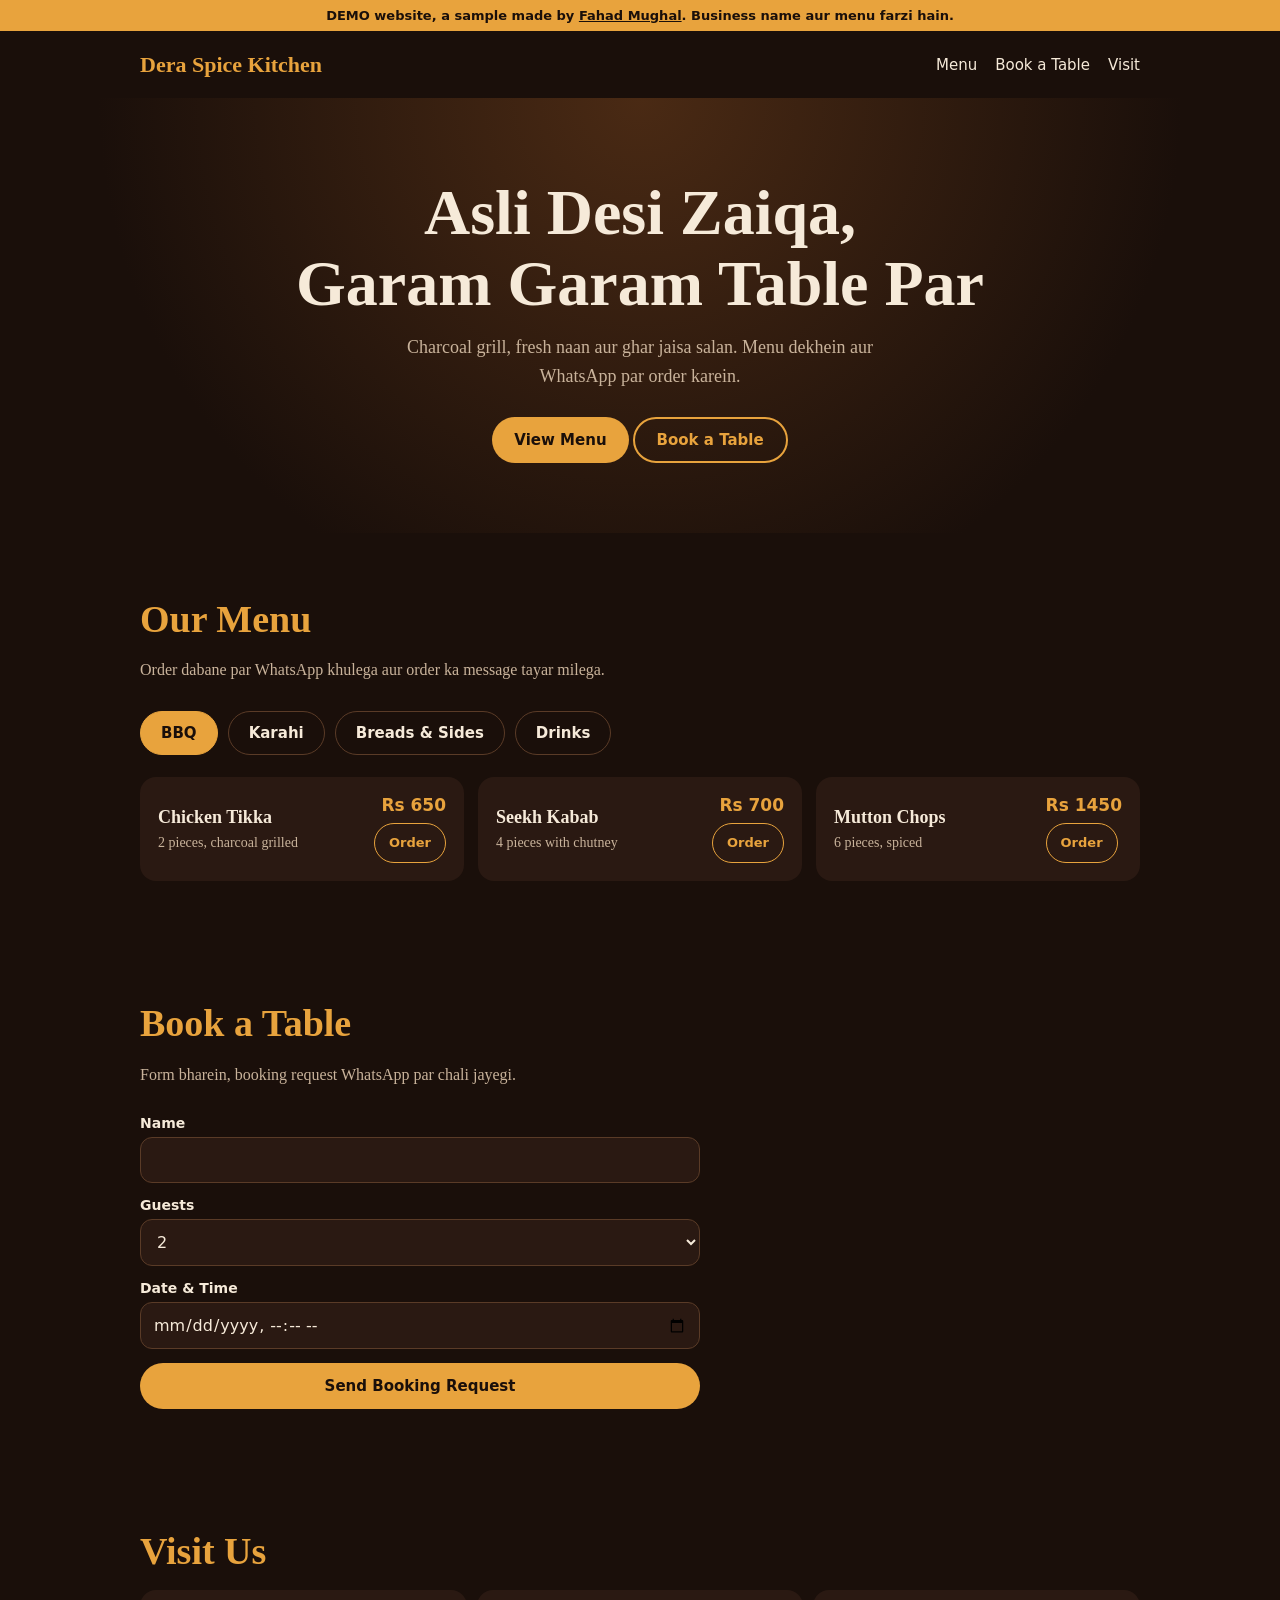
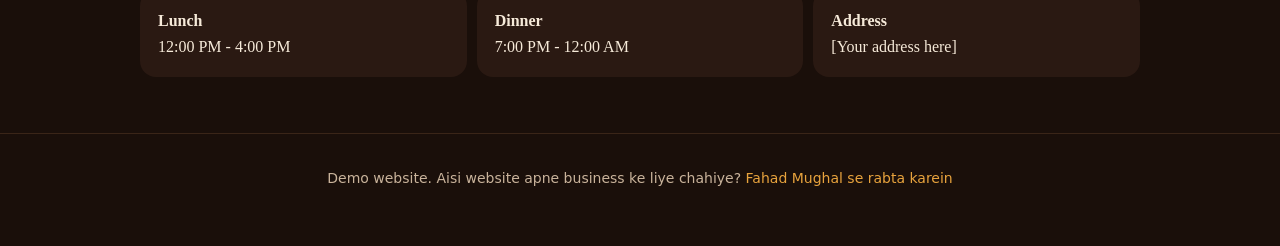
<file: demo-restaurant.html>
<!doctype html>
<html lang="en">
<head>
<meta charset="utf-8">
<meta name="viewport" content="width=device-width,initial-scale=1">
<title>Dera Spice Kitchen | Demo Restaurant Website</title>
<style>
:root{--bg:#1a0f0a;--card:#2a1912;--gold:#e8a33d;--cream:#f6ead9;--mute:#c9b39b}
*{box-sizing:border-box;margin:0;padding:0}
html{scroll-behavior:smooth}
body{font-family:Georgia,'Times New Roman',serif;background:var(--bg);color:var(--cream);line-height:1.6}
a{color:inherit;text-decoration:none}
.demo-bar{background:var(--gold);color:#1a0f0a;text-align:center;font:600 13px system-ui,sans-serif;padding:8px 12px}
.demo-bar a{text-decoration:underline}
header{display:flex;justify-content:space-between;align-items:center;gap:12px;padding:16px 20px;flex-wrap:wrap;max-width:1040px;margin:0 auto}
.logo{font-size:22px;font-weight:700;color:var(--gold)}
nav{display:flex;gap:18px;font:500 15px system-ui,sans-serif}
.btn{display:inline-flex;align-items:center;justify-content:center;min-height:46px;padding:0 22px;border-radius:99px;background:var(--gold);color:#1a0f0a;font:700 15px system-ui,sans-serif;border:0;cursor:pointer}
.btn.o{background:transparent;color:var(--gold);border:2px solid var(--gold)}
.hero{text-align:center;padding:80px 20px 70px;background:radial-gradient(circle at 50% 0,#4a2a14 0,var(--bg) 70%)}
.hero h1{font-size:clamp(36px,8vw,64px);line-height:1.1;margin-bottom:14px}
.hero p{color:var(--mute);max-width:520px;margin:0 auto 26px;font-size:18px}
section{max-width:1040px;margin:0 auto;padding:56px 20px}
h2{font-size:clamp(28px,5vw,38px);color:var(--gold);margin-bottom:8px}
.sub{color:var(--mute);margin-bottom:28px}
.tabs{display:flex;gap:10px;flex-wrap:wrap;margin-bottom:22px}
.tab{min-height:44px;padding:0 20px;border-radius:99px;border:1px solid #5a3b27;background:transparent;color:var(--cream);font:600 15px system-ui,sans-serif;cursor:pointer}
.tab.on{background:var(--gold);color:#1a0f0a;border-color:var(--gold)}
.menu{display:grid;gap:14px;grid-template-columns:repeat(auto-fit,minmax(300px,1fr))}
.item{background:var(--card);border-radius:16px;padding:18px;display:flex;justify-content:space-between;gap:14px;align-items:center}
.item h3{font-size:18px}.item p{color:var(--mute);font-size:14px}
.price{color:var(--gold);font:700 17px system-ui,sans-serif;white-space:nowrap;margin-bottom:8px;text-align:right}
.order{min-height:40px;padding:0 14px;border-radius:99px;border:1px solid var(--gold);background:none;color:var(--gold);font:600 13px system-ui,sans-serif;cursor:pointer}
form{display:grid;gap:14px;max-width:560px}
label{font:600 14px system-ui,sans-serif;display:block;margin-bottom:6px}
input,select,textarea{width:100%;background:var(--card);color:var(--cream);border:1px solid #5a3b27;border-radius:12px;padding:12px;font:16px system-ui,sans-serif;min-height:46px}
footer{text-align:center;color:var(--mute);padding:36px 20px 60px;border-top:1px solid #3a2518;font:14px system-ui,sans-serif}
.hours{display:grid;gap:10px;grid-template-columns:repeat(auto-fit,minmax(200px,1fr))}
.hours div{background:var(--card);border-radius:16px;padding:18px}
</style>
</head>
<body>
<div class="demo-bar">DEMO website, a sample made by <a href="https://wa.me/923101871934" target="_blank" rel="noopener">Fahad Mughal</a>. Business name aur menu farzi hain.</div>
<header><div class="logo">Dera Spice Kitchen</div>
<nav><a href="#menu">Menu</a><a href="#book">Book a Table</a><a href="#visit">Visit</a></nav></header>

<div class="hero">
<h1>Asli Desi Zaiqa,<br>Garam Garam Table Par</h1>
<p>Charcoal grill, fresh naan aur ghar jaisa salan. Menu dekhein aur WhatsApp par order karein.</p>
<a class="btn" href="#menu">View Menu</a> <a class="btn o" href="#book">Book a Table</a>
</div>

<section id="menu">
<h2>Our Menu</h2><p class="sub">Order dabane par WhatsApp khulega aur order ka message tayar milega.</p>
<div class="tabs" id="tabs"></div>
<div class="menu" id="menu-grid"></div>
</section>

<section id="book">
<h2>Book a Table</h2><p class="sub">Form bharein, booking request WhatsApp par chali jayegi.</p>
<form id="bf">
<div><label for="bn">Name</label><input id="bn" required></div>
<div><label for="bp">Guests</label><select id="bp"><option>2</option><option>4</option><option>6</option><option>8+</option></select></div>
<div><label for="bd">Date &amp; Time</label><input id="bd" type="datetime-local" required></div>
<button class="btn" type="submit">Send Booking Request</button>
</form>
</section>

<section id="visit">
<h2>Visit Us</h2>
<div class="hours">
<div><strong>Lunch</strong><br>12:00 PM - 4:00 PM</div>
<div><strong>Dinner</strong><br>7:00 PM - 12:00 AM</div>
<div><strong>Address</strong><br>[Your address here]</div>
</div>
</section>
<footer>Demo website. Aisi website apne business ke liye chahiye? <a href="https://wa.me/923101871934" style="color:var(--gold)">Fahad Mughal se rabta karein</a></footer>

<script>
var WA="923101871934";
var MENU={
 "BBQ":[["Chicken Tikka","2 pieces, charcoal grilled",650],["Seekh Kabab","4 pieces with chutney",700],["Mutton Chops","6 pieces, spiced",1450]],
 "Karahi":[["Chicken Karahi","Half, serves 2",1300],["Mutton Karahi","Half, serves 2",2100],["Daal Fry","Tadka daal",450]],
 "Breads & Sides":[["Garlic Naan","Fresh from tandoor",120],["Plain Naan","Fresh from tandoor",70],["Raita","Cool and fresh",100]],
 "Drinks":[["Lassi","Sweet or salted",220],["Mint Margarita","Fresh mint, lemon",260],["Kashmiri Chai","Pink tea",180]]
};
var tabs=document.getElementById('tabs'),grid=document.getElementById('menu-grid');
function wa(m){window.open("https://wa.me/"+WA+"?text="+encodeURIComponent(m),"_blank","noopener");}
function show(cat){
 Array.prototype.forEach.call(tabs.children,function(b){b.classList.toggle('on',b.textContent===cat)});
 grid.innerHTML="";
 MENU[cat].forEach(function(it){
  var d=document.createElement('div');d.className='item';
  var l=document.createElement('div');var h=document.createElement('h3');h.textContent=it[0];var p=document.createElement('p');p.textContent=it[1];l.appendChild(h);l.appendChild(p);
  var r=document.createElement('div');var pr=document.createElement('div');pr.className='price';pr.textContent='Rs '+it[2];
  var b=document.createElement('button');b.className='order';b.type='button';b.textContent='Order';
  b.onclick=function(){wa("Assalam o Alaikum, mujhe order karna hai: "+it[0]+" (Rs "+it[2]+") [Demo Restaurant]");};
  r.appendChild(pr);r.appendChild(b);d.appendChild(l);d.appendChild(r);grid.appendChild(d);
 });
}
Object.keys(MENU).forEach(function(c){var b=document.createElement('button');b.className='tab';b.type='button';b.textContent=c;b.onclick=function(){show(c)};tabs.appendChild(b);});
show("BBQ");
document.getElementById('bf').addEventListener('submit',function(e){e.preventDefault();
 wa("Table booking request [Demo Restaurant]\nName: "+bn.value+"\nGuests: "+bp.value+"\nDate/Time: "+bd.value);});
</script>
</body>
</html>
</file>
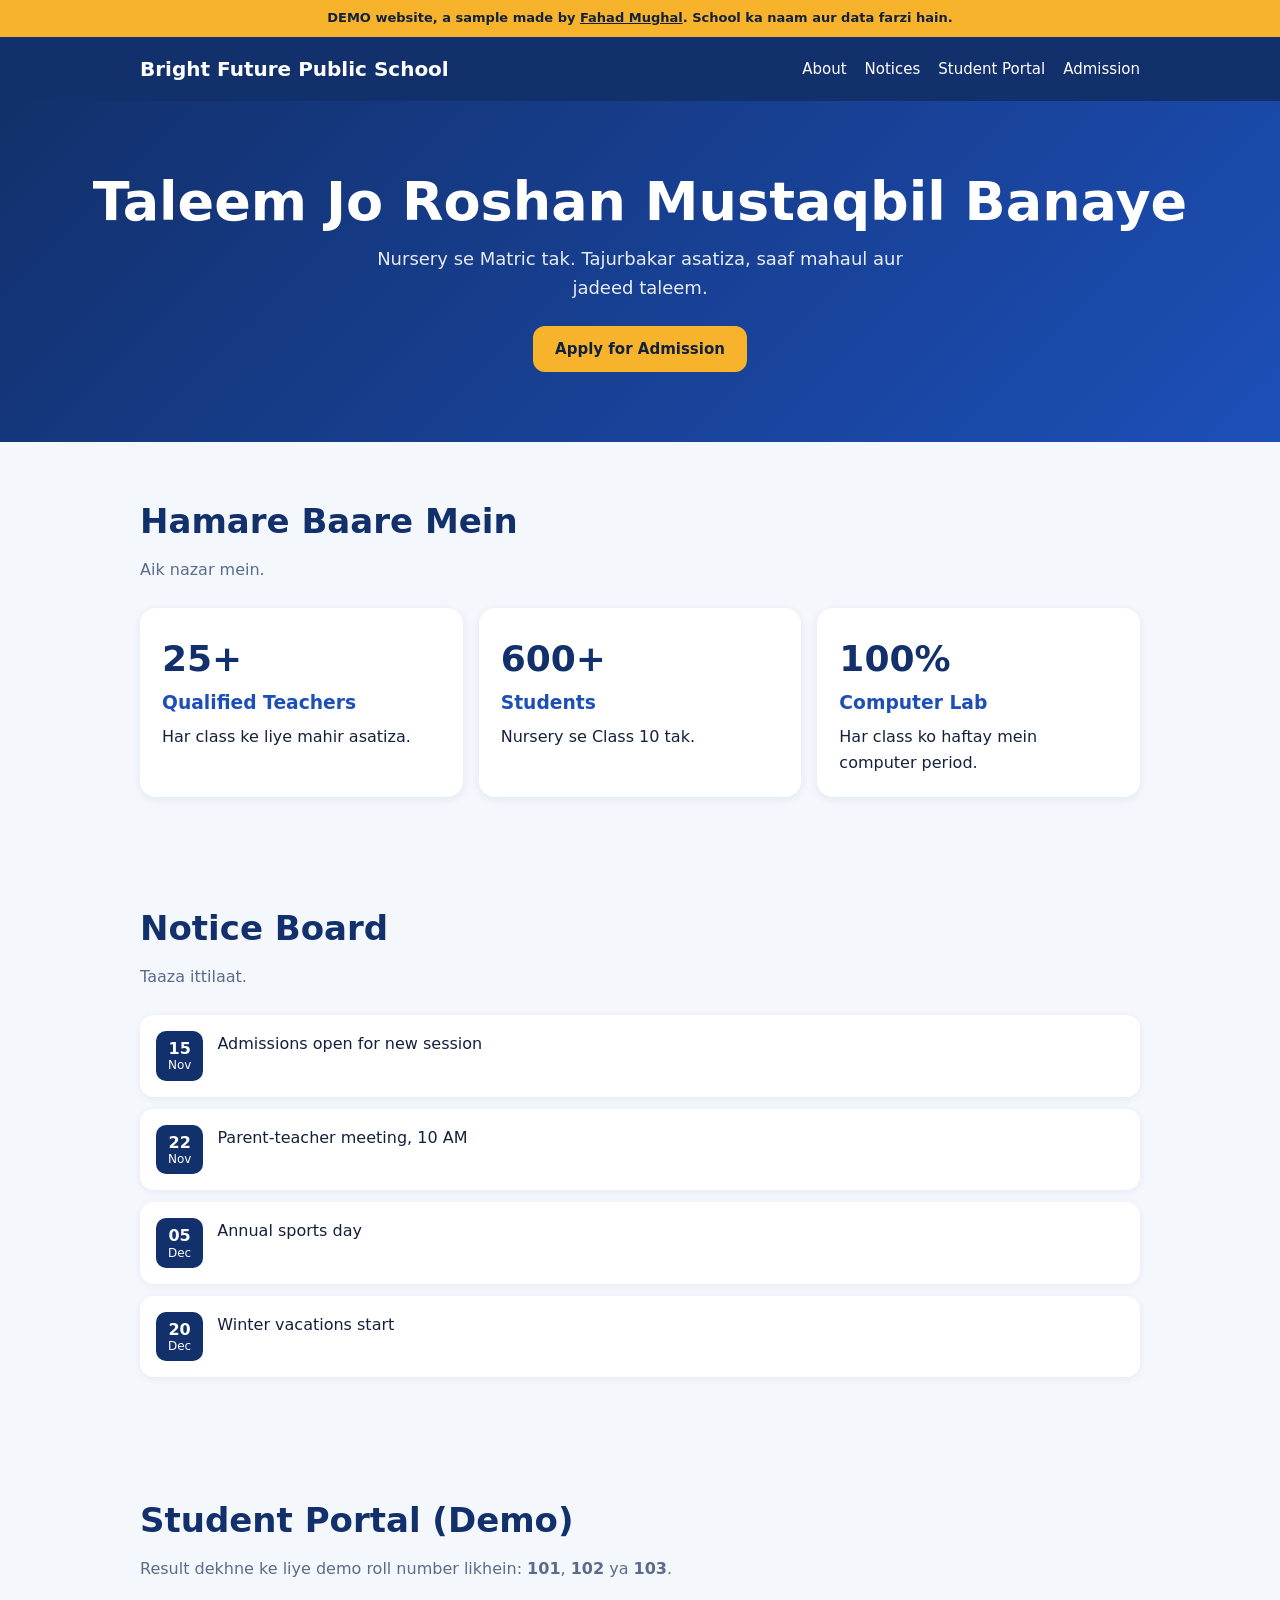
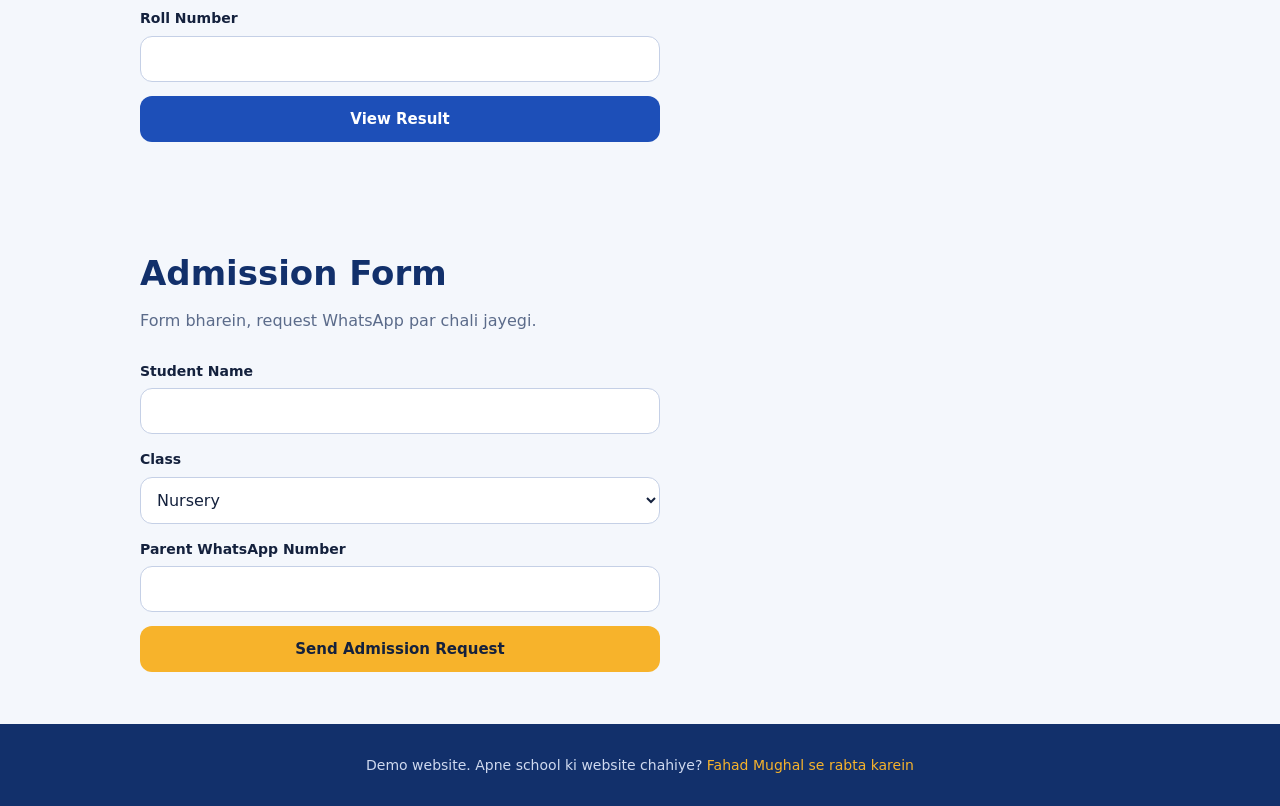
<file: demo-school.html>
<!doctype html>
<html lang="en">
<head>
<meta charset="utf-8">
<meta name="viewport" content="width=device-width,initial-scale=1">
<title>Bright Future Public School | Demo School Website</title>
<style>
:root{--navy:#12306b;--blue:#1d4fb8;--sun:#f7b32b;--bg:#f4f7fc;--ink:#14213d;--mute:#5b6b8a}
*{box-sizing:border-box;margin:0;padding:0}
html{scroll-behavior:smooth}
body{font-family:system-ui,-apple-system,Segoe UI,Roboto,sans-serif;background:var(--bg);color:var(--ink);line-height:1.6}
a{color:inherit;text-decoration:none}
.demo-bar{background:var(--sun);color:#14213d;text-align:center;font-weight:600;font-size:13px;padding:8px 12px}
.demo-bar a{text-decoration:underline}
header{background:var(--navy);color:#fff}
.bar{max-width:1040px;margin:0 auto;padding:16px 20px;display:flex;justify-content:space-between;align-items:center;gap:12px;flex-wrap:wrap}
.logo{font-weight:800;font-size:20px}
nav{display:flex;gap:18px;font-size:15px;flex-wrap:wrap}
.btn{display:inline-flex;align-items:center;justify-content:center;min-height:46px;padding:0 22px;border-radius:12px;background:var(--sun);color:#14213d;font:700 15px system-ui;border:0;cursor:pointer}
.btn.b{background:var(--blue);color:#fff}
.hero{background:linear-gradient(135deg,var(--navy),var(--blue));color:#fff;padding:70px 20px;text-align:center}
.hero h1{font-size:clamp(32px,7vw,54px);line-height:1.15;margin-bottom:12px}
.hero p{max-width:540px;margin:0 auto 24px;opacity:.9;font-size:18px}
section{max-width:1040px;margin:0 auto;padding:52px 20px}
h2{font-size:clamp(26px,5vw,34px);color:var(--navy);margin-bottom:8px}
.sub{color:var(--mute);margin-bottom:26px}
.grid{display:grid;gap:16px;grid-template-columns:repeat(auto-fit,minmax(230px,1fr))}
.card{background:#fff;border-radius:16px;padding:22px;box-shadow:0 2px 10px rgba(18,48,107,.08)}
.card h3{color:var(--blue);margin-bottom:6px}
.num{font-size:36px;font-weight:800;color:var(--navy)}
.notice{display:flex;gap:14px;background:#fff;border-radius:14px;padding:16px;margin-bottom:12px;box-shadow:0 2px 10px rgba(18,48,107,.06)}
.date{flex:none;background:var(--navy);color:#fff;border-radius:10px;padding:8px 12px;text-align:center;font-weight:700;line-height:1.2}
.date small{display:block;font-weight:500;font-size:12px}
form{display:grid;gap:14px;max-width:520px}
label{font-weight:600;font-size:14px;display:block;margin-bottom:6px}
input,select,textarea{width:100%;border:1px solid #c5d0e6;border-radius:12px;padding:12px;font:16px system-ui;min-height:46px;background:#fff;color:var(--ink)}
.res{background:#fff;border-radius:14px;padding:18px;margin-top:16px;max-width:520px;display:none}
.res table{width:100%;border-collapse:collapse;margin-top:10px}
.res td,.res th{padding:8px;border-bottom:1px solid #e2e8f5;text-align:left}
.err{color:#b00020;margin-top:8px}
footer{background:var(--navy);color:#cfd9ef;text-align:center;padding:30px 20px;font-size:14px}
footer a{color:var(--sun)}
</style>
</head>
<body>
<div class="demo-bar">DEMO website, a sample made by <a href="https://wa.me/923101871934" target="_blank" rel="noopener">Fahad Mughal</a>. School ka naam aur data farzi hain.</div>
<header><div class="bar"><div class="logo">Bright Future Public School</div>
<nav><a href="#about">About</a><a href="#notices">Notices</a><a href="#portal">Student Portal</a><a href="#admission">Admission</a></nav></div></header>

<div class="hero"><h1>Taleem Jo Roshan Mustaqbil Banaye</h1>
<p>Nursery se Matric tak. Tajurbakar asatiza, saaf mahaul aur jadeed taleem.</p>
<a class="btn" href="#admission">Apply for Admission</a></div>

<section id="about"><h2>Hamare Baare Mein</h2><p class="sub">Aik nazar mein.</p>
<div class="grid">
<div class="card"><div class="num">25+</div><h3>Qualified Teachers</h3><p>Har class ke liye mahir asatiza.</p></div>
<div class="card"><div class="num">600+</div><h3>Students</h3><p>Nursery se Class 10 tak.</p></div>
<div class="card"><div class="num">100%</div><h3>Computer Lab</h3><p>Har class ko haftay mein computer period.</p></div>
</div></section>

<section id="notices"><h2>Notice Board</h2><p class="sub">Taaza ittilaat.</p>
<div id="nlist"></div></section>

<section id="portal"><h2>Student Portal (Demo)</h2>
<p class="sub">Result dekhne ke liye demo roll number likhein: <strong>101</strong>, <strong>102</strong> ya <strong>103</strong>.</p>
<form id="rf"><div><label for="roll">Roll Number</label><input id="roll" inputmode="numeric" required></div>
<button class="btn b" type="submit">View Result</button></form>
<div class="res" id="res"></div></section>

<section id="admission"><h2>Admission Form</h2><p class="sub">Form bharein, request WhatsApp par chali jayegi.</p>
<form id="af">
<div><label for="sn">Student Name</label><input id="sn" required></div>
<div><label for="sc">Class</label><select id="sc"><option>Nursery</option><option>Prep</option><option>Class 1-5</option><option>Class 6-8</option><option>Class 9-10</option></select></div>
<div><label for="pn">Parent WhatsApp Number</label><input id="pn" type="tel" required></div>
<button class="btn" type="submit">Send Admission Request</button></form></section>
<footer>Demo website. Apne school ki website chahiye? <a href="https://wa.me/923101871934">Fahad Mughal se rabta karein</a></footer>

<script>
var WA="923101871934";
function wa(m){window.open("https://wa.me/"+WA+"?text="+encodeURIComponent(m),"_blank","noopener");}
var NOTICES=[["15","Nov","Admissions open for new session"],["22","Nov","Parent-teacher meeting, 10 AM"],["05","Dec","Annual sports day"],["20","Dec","Winter vacations start"]];
var nl=document.getElementById('nlist');
NOTICES.forEach(function(n){var d=document.createElement('div');d.className='notice';
 var dt=document.createElement('div');dt.className='date';dt.textContent=n[0];var s=document.createElement('small');s.textContent=n[1];dt.appendChild(s);
 var t=document.createElement('div');t.textContent=n[2];d.appendChild(dt);d.appendChild(t);nl.appendChild(d);});
var R={"101":{name:"Ali Raza",cls:"Class 8",marks:[["English",82],["Urdu",78],["Maths",91],["Science",85]]},
"102":{name:"Ayesha Khan",cls:"Class 8",marks:[["English",90],["Urdu",88],["Maths",76],["Science",93]]},
"103":{name:"Hamza Sardar",cls:"Class 8",marks:[["English",70],["Urdu",74],["Maths",80],["Science",68]]}};
document.getElementById('rf').addEventListener('submit',function(e){e.preventDefault();
 var r=R[roll.value.trim()],box=document.getElementById('res');box.style.display='block';box.textContent='';
 if(!r){var p=document.createElement('p');p.className='err';p.textContent='Is roll number ka demo result nahi mila (101, 102 ya 103 try karein).';box.appendChild(p);return;}
 var h=document.createElement('h3');h.textContent=r.name+" - "+r.cls;box.appendChild(h);
 var t=document.createElement('table'),tot=0;
 r.marks.forEach(function(m){tot+=m[1];var tr=t.insertRow();tr.insertCell().textContent=m[0];tr.insertCell().textContent=m[1]+" / 100";});
 var f=t.insertRow();var c=f.insertCell();c.textContent="Total";c.style.fontWeight="700";var c2=f.insertCell();c2.textContent=tot+" / "+(r.marks.length*100);c2.style.fontWeight="700";
 box.appendChild(t);});
document.getElementById('af').addEventListener('submit',function(e){e.preventDefault();
 wa("Admission request [Demo School]\nStudent: "+sn.value+"\nClass: "+sc.value+"\nParent WhatsApp: "+pn.value);});
</script>
</body>
</html>
</file>
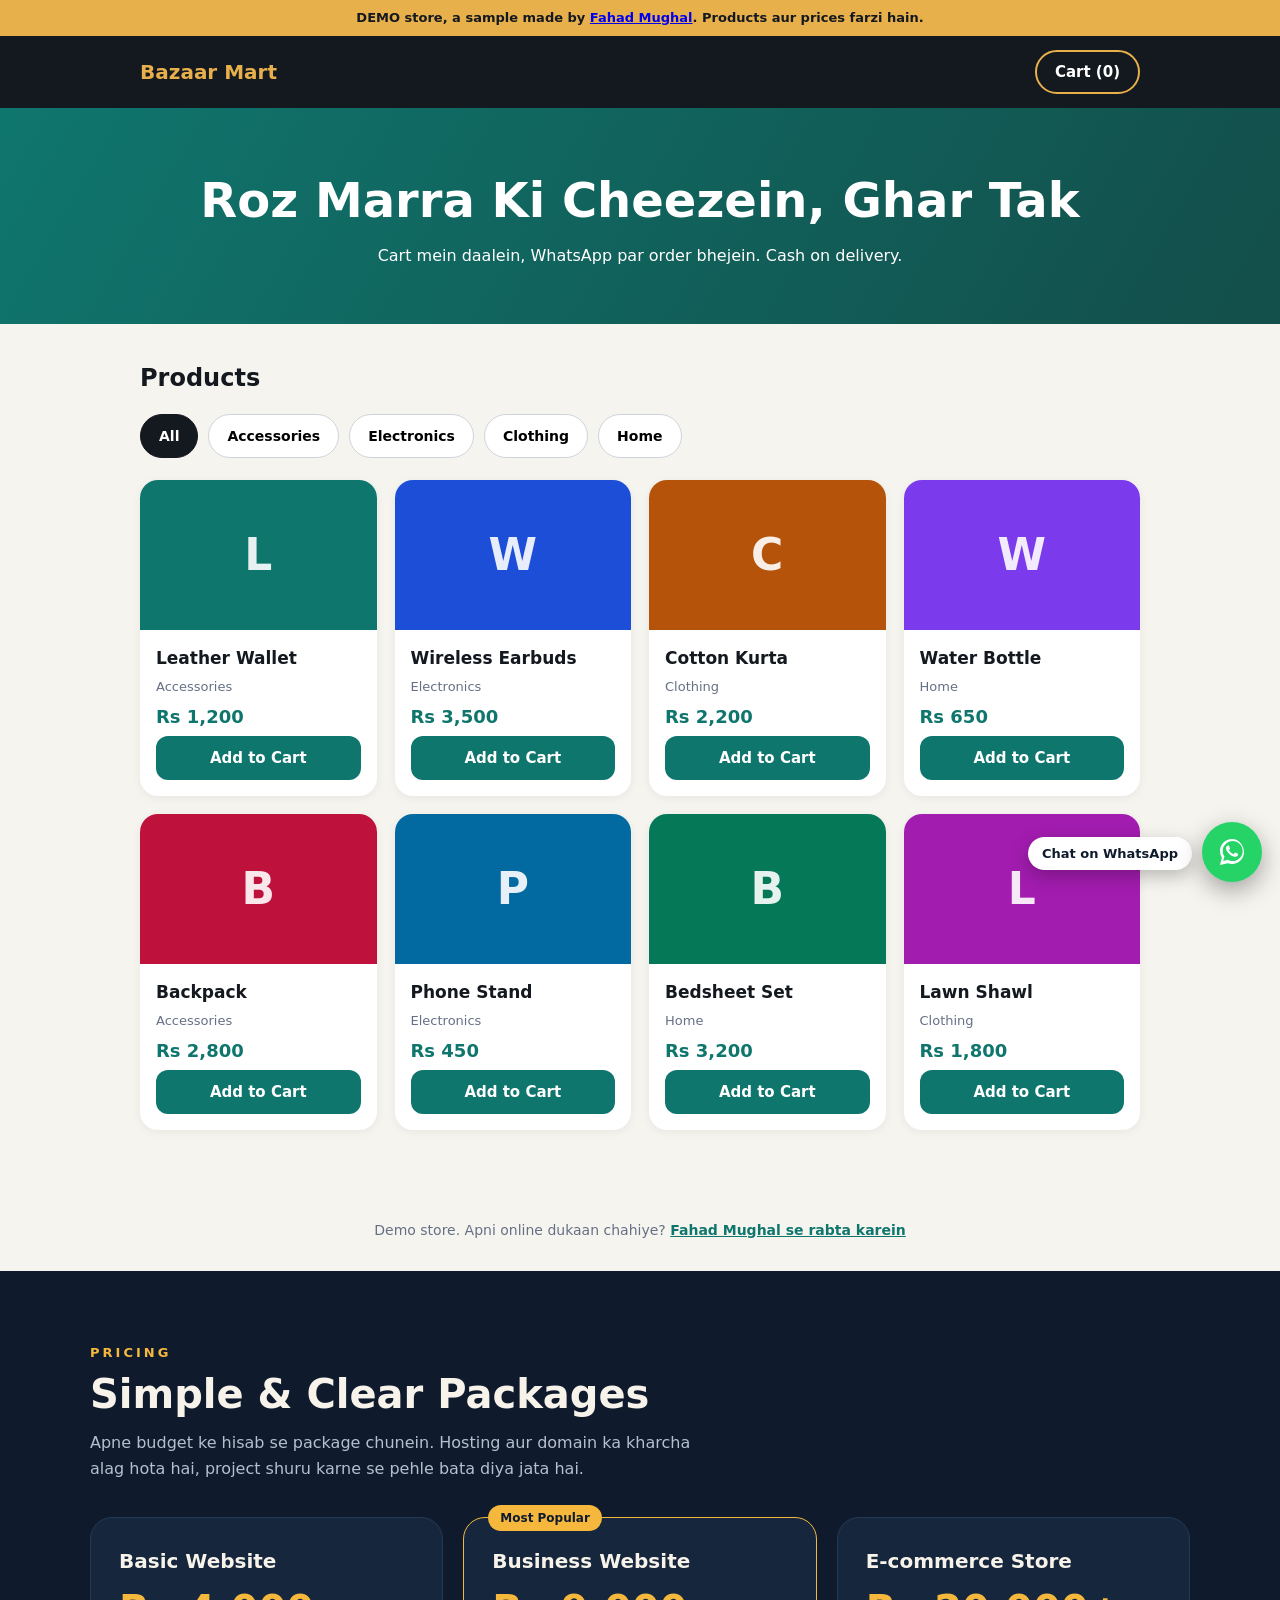
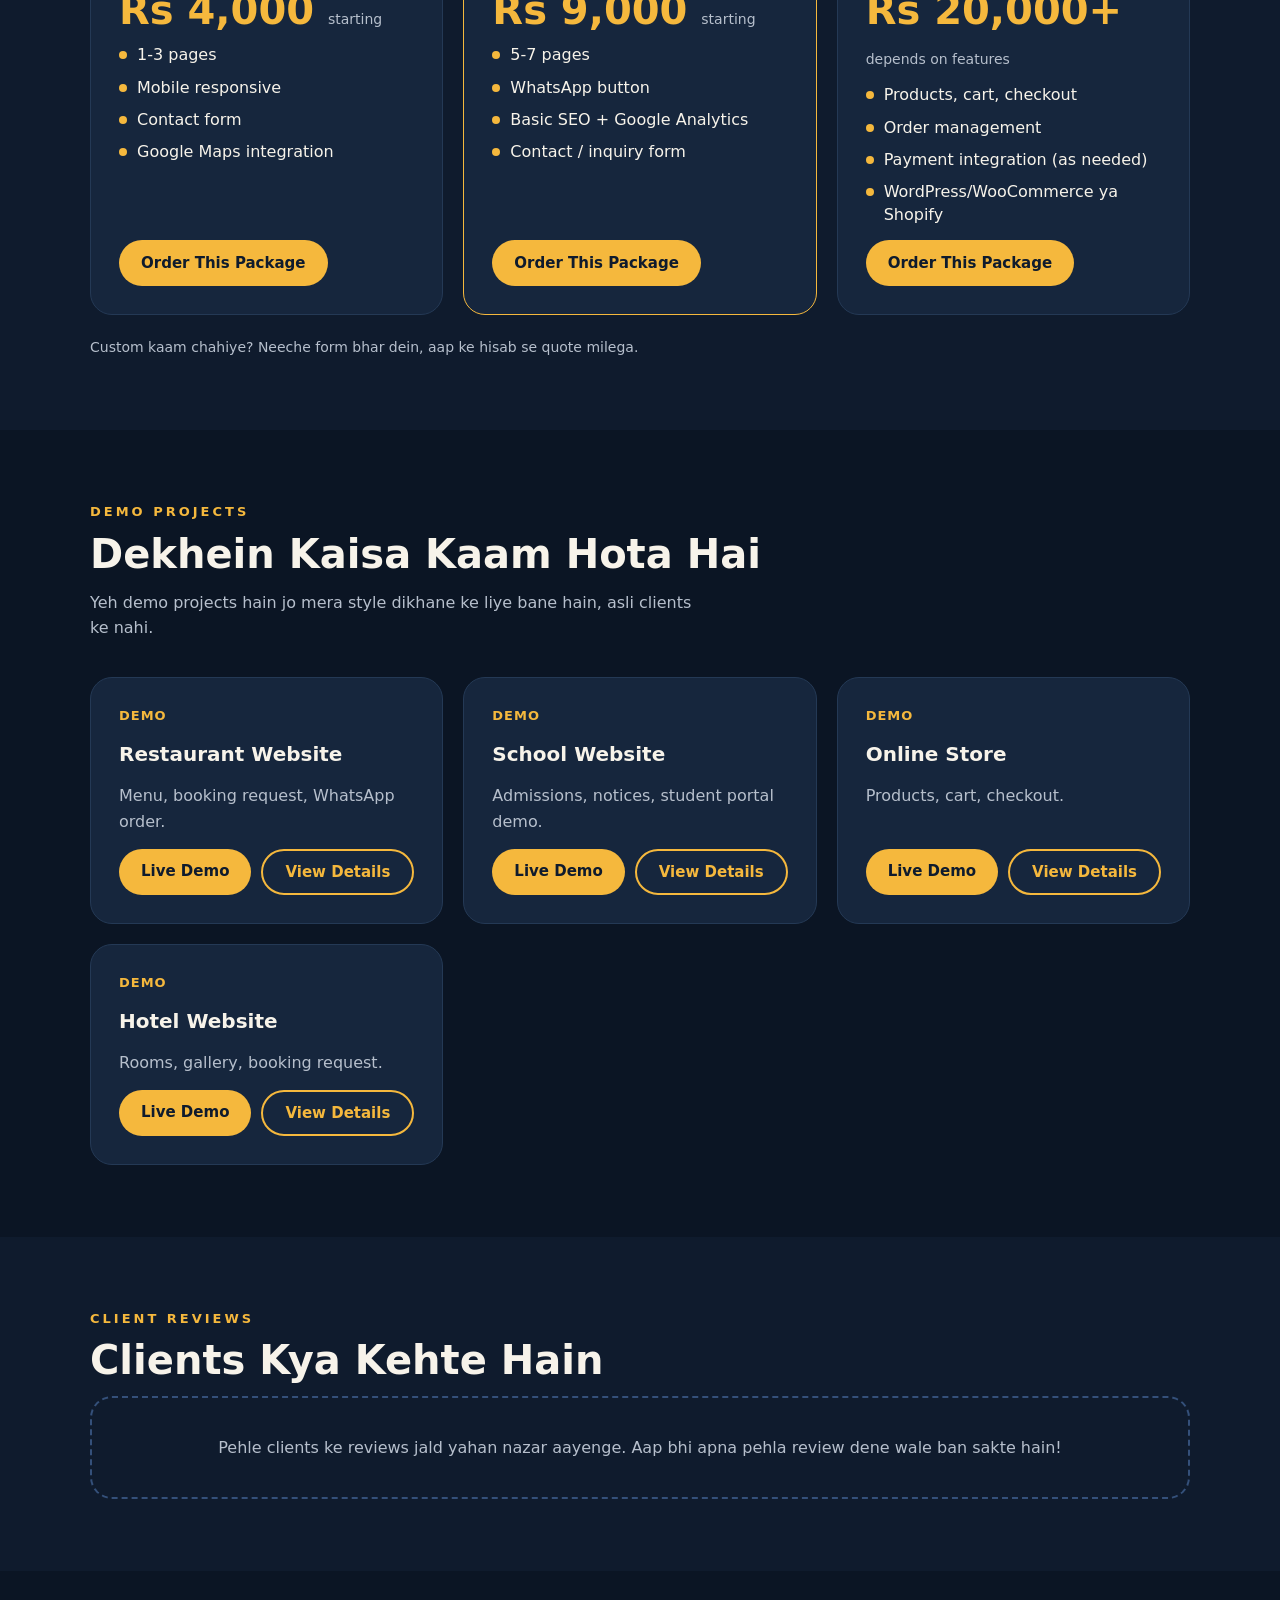
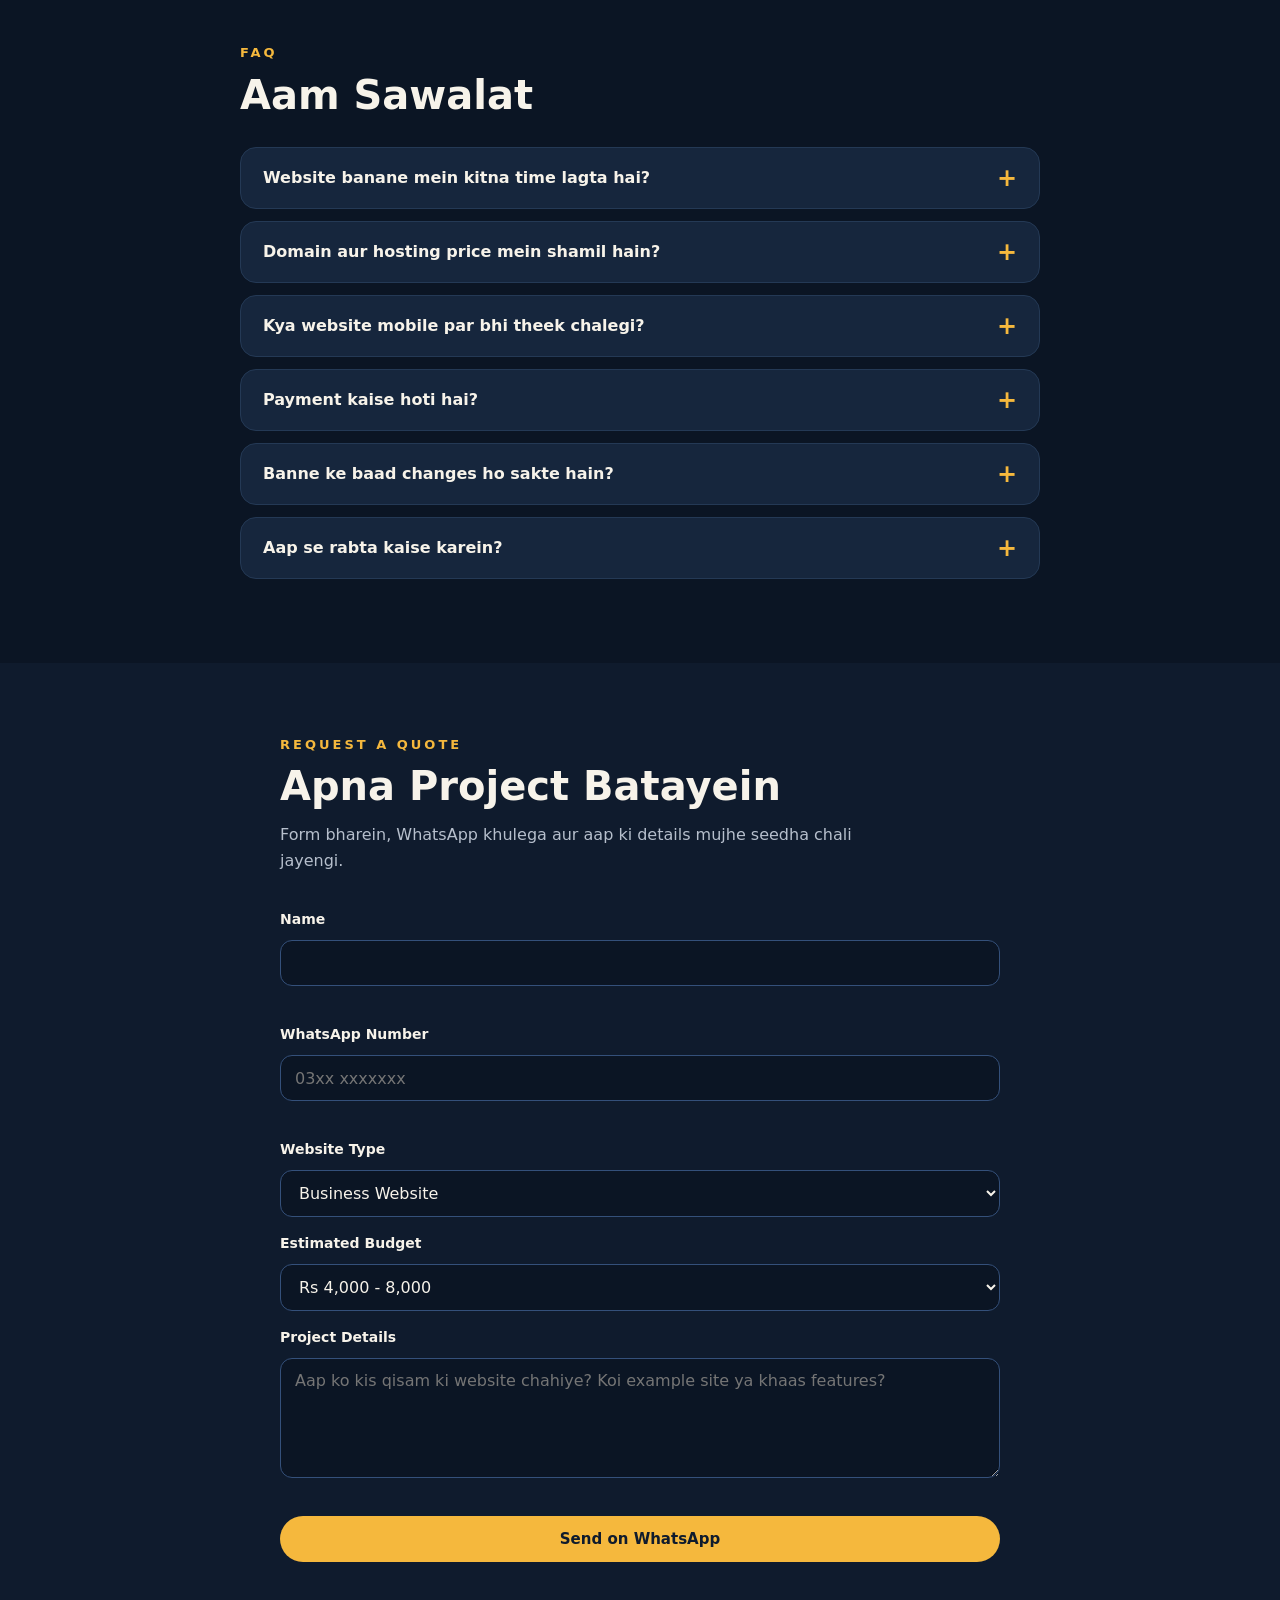
<file: demo-store.html>
<!doctype html>
<html lang="en">
<head>
<meta charset="utf-8">
<meta name="viewport" content="width=device-width,initial-scale=1">
<title>Bazaar Mart | Demo Online Store</title>
<style>
:root{--ink:#14181f;--bg:#f6f4ef;--card:#fff;--acc:#0f766e;--acc2:#e8b04b;--mute:#667085}
*{box-sizing:border-box;margin:0;padding:0}
body{font-family:system-ui,-apple-system,Segoe UI,Roboto,sans-serif;background:var(--bg);color:var(--ink);line-height:1.5}
.demo-bar{background:var(--acc2);text-align:center;font-weight:600;font-size:13px;padding:8px 12px}
.demo-bar a{text-decoration:underline}
header{background:var(--ink);color:#fff;position:sticky;top:0;z-index:5}
.bar{max-width:1040px;margin:0 auto;padding:14px 20px;display:flex;justify-content:space-between;align-items:center}
.logo{font-weight:800;font-size:20px;color:var(--acc2)}
.cartbtn{min-height:44px;padding:0 18px;border-radius:99px;border:2px solid var(--acc2);background:none;color:#fff;font:700 15px system-ui;cursor:pointer}
.hero{background:linear-gradient(120deg,var(--acc),#134e4a);color:#fff;text-align:center;padding:56px 20px}
.hero h1{font-size:clamp(30px,7vw,48px);margin-bottom:8px}
main{max-width:1040px;margin:0 auto;padding:36px 20px 60px}
h2{margin-bottom:18px}
.filters{display:flex;gap:10px;flex-wrap:wrap;margin-bottom:22px}
.f{min-height:44px;padding:0 18px;border-radius:99px;border:1px solid #cfd4dc;background:#fff;font:600 14px system-ui;cursor:pointer}
.f.on{background:var(--ink);color:#fff;border-color:var(--ink)}
.grid{display:grid;gap:18px;grid-template-columns:repeat(auto-fill,minmax(230px,1fr))}
.p{background:var(--card);border-radius:18px;overflow:hidden;box-shadow:0 2px 10px rgba(0,0,0,.06);display:flex;flex-direction:column}
.pic{height:150px;display:flex;align-items:center;justify-content:center;font-size:44px;font-weight:800;color:rgba(255,255,255,.9)}
.pb{padding:16px;display:flex;flex-direction:column;gap:6px;flex:1}
.pb h3{font-size:17px}.pb .c{color:var(--mute);font-size:13px}
.pr{font-weight:800;color:var(--acc);font-size:18px}
.add{margin-top:auto;min-height:44px;border:0;border-radius:12px;background:var(--acc);color:#fff;font:700 15px system-ui;cursor:pointer}
.panel{position:fixed;inset:0;background:rgba(0,0,0,.5);display:none;justify-content:flex-end;z-index:20}
.panel.open{display:flex}
.drawer{background:#fff;width:min(420px,100%);height:100%;overflow:auto;padding:22px;display:flex;flex-direction:column;gap:14px}
.row{display:flex;justify-content:space-between;align-items:center;gap:10px;border-bottom:1px solid #eee;padding-bottom:10px}
.qty{display:flex;align-items:center;gap:8px}
.qty button{width:36px;height:36px;border-radius:50%;border:1px solid #cfd4dc;background:#fff;font-size:18px;cursor:pointer}
.tot{font-weight:800;font-size:20px;display:flex;justify-content:space-between}
input,textarea{width:100%;border:1px solid #cfd4dc;border-radius:12px;padding:12px;font:16px system-ui;min-height:46px}
label{font-weight:600;font-size:14px;display:block;margin-bottom:4px}
.close{align-self:flex-end;min-height:44px;border:0;background:none;font:600 15px system-ui;cursor:pointer}
footer{text-align:center;padding:30px 20px;color:var(--mute);font-size:14px}
footer a{color:var(--acc);font-weight:600}
</style>
 <link rel="stylesheet" href="fm.css">
</head>
<body>
<div class="demo-bar">DEMO store, a sample made by <a href="https://wa.me/923101871934" target="_blank" rel="noopener">Fahad Mughal</a>. Products aur prices farzi hain.</div>
<header><div class="bar"><div class="logo">Bazaar Mart</div><button class="cartbtn" id="open" type="button">Cart (<span id="cnt">0</span>)</button></div></header>
<div class="hero"><h1>Roz Marra Ki Cheezein, Ghar Tak</h1><p>Cart mein daalein, WhatsApp par order bhejein. Cash on delivery.</p></div>
<main>
<h2>Products</h2>
<div class="filters" id="filters"></div>
<div class="grid" id="grid"></div>
</main>
<footer>Demo store. Apni online dukaan chahiye? <a href="https://wa.me/923101871934">Fahad Mughal se rabta karein</a></footer>

<div class="panel" id="panel"><div class="drawer">
<button class="close" id="close" type="button">Close</button>
<h2>Your Cart</h2>
<div id="items"></div>
<div class="tot"><span>Total</span><span id="total">Rs 0</span></div>
<div><label for="cn">Name</label><input id="cn"></div>
<div><label for="ca">Delivery Address</label><textarea id="ca"></textarea></div>
<button class="add" id="co" type="button" style="min-height:48px">Place Order on WhatsApp</button>
</div></div>

<script>
var WA="923101871934";
var P=[["Leather Wallet","Accessories",1200,"#0f766e"],["Wireless Earbuds","Electronics",3500,"#1d4ed8"],["Cotton Kurta","Clothing",2200,"#b45309"],["Water Bottle","Home",650,"#7c3aed"],["Backpack","Accessories",2800,"#be123c"],["Phone Stand","Electronics",450,"#0369a1"],["Bedsheet Set","Home",3200,"#047857"],["Lawn Shawl","Clothing",1800,"#a21caf"]];
var cat="All",cart={};
function $(i){return document.getElementById(i)}
function fm(n){return "Rs "+n.toLocaleString("en-US")}
var cats=["All"].concat(P.map(function(p){return p[1]}).filter(function(v,i,a){return a.indexOf(v)===i}));
cats.forEach(function(c){var b=document.createElement('button');b.type='button';b.className='f';b.textContent=c;b.onclick=function(){cat=c;draw()};$('filters').appendChild(b)});
function draw(){
 Array.prototype.forEach.call($('filters').children,function(b){b.classList.toggle('on',b.textContent===cat)});
 $('grid').textContent='';
 P.forEach(function(p,i){ if(cat!=="All"&&p[1]!==cat)return;
  var d=document.createElement('div');d.className='p';
  var pic=document.createElement('div');pic.className='pic';pic.style.background=p[3];pic.textContent=p[0].charAt(0);
  var b=document.createElement('div');b.className='pb';
  var h=document.createElement('h3');h.textContent=p[0];var c=document.createElement('div');c.className='c';c.textContent=p[1];
  var pr=document.createElement('div');pr.className='pr';pr.textContent=fm(p[2]);
  var a=document.createElement('button');a.className='add';a.type='button';a.textContent='Add to Cart';a.onclick=function(){cart[i]=(cart[i]||0)+1;upd()};
  b.appendChild(h);b.appendChild(c);b.appendChild(pr);b.appendChild(a);d.appendChild(pic);d.appendChild(b);$('grid').appendChild(d);});
}
function upd(){
 var n=0,t=0;$('items').textContent='';
 Object.keys(cart).forEach(function(k){var q=cart[k];if(!q)return;var p=P[k];n+=q;t+=q*p[2];
  var r=document.createElement('div');r.className='row';
  var l=document.createElement('div');l.textContent=p[0]+" - "+fm(p[2]);
  var qd=document.createElement('div');qd.className='qty';
  var m=document.createElement('button');m.type='button';m.textContent='-';m.setAttribute('aria-label','Decrease');m.onclick=function(){cart[k]--;upd()};
  var s=document.createElement('span');s.textContent=q;
  var pl=document.createElement('button');pl.type='button';pl.textContent='+';pl.setAttribute('aria-label','Increase');pl.onclick=function(){cart[k]++;upd()};
  qd.appendChild(m);qd.appendChild(s);qd.appendChild(pl);r.appendChild(l);r.appendChild(qd);$('items').appendChild(r);});
 if(!n){var e=document.createElement('p');e.textContent='Cart khali hai.';$('items').appendChild(e)}
 $('cnt').textContent=n;$('total').textContent=fm(t);
}
$('open').onclick=function(){$('panel').classList.add('open')};
$('close').onclick=function(){$('panel').classList.remove('open')};
$('co').onclick=function(){
 var lines=[],t=0;Object.keys(cart).forEach(function(k){if(cart[k]){var p=P[k];lines.push(cart[k]+" x "+p[0]+" = "+fm(cart[k]*p[2]));t+=cart[k]*p[2]}});
 if(!lines.length){alert('Pehle cart mein kuch daalein.');return}
 if(!$('cn').value.trim()||!$('ca').value.trim()){alert('Naam aur address likhein.');return}
 var m="New order [Demo Store]\n"+lines.join("\n")+"\nTotal: "+fm(t)+"\nName: "+$('cn').value+"\nAddress: "+$('ca').value;
 window.open("https://wa.me/"+WA+"?text="+encodeURIComponent(m),"_blank","noopener");};
draw();upd();
</script>
 <script src="fm-all.js"></script>
</body>
</html>
</file>
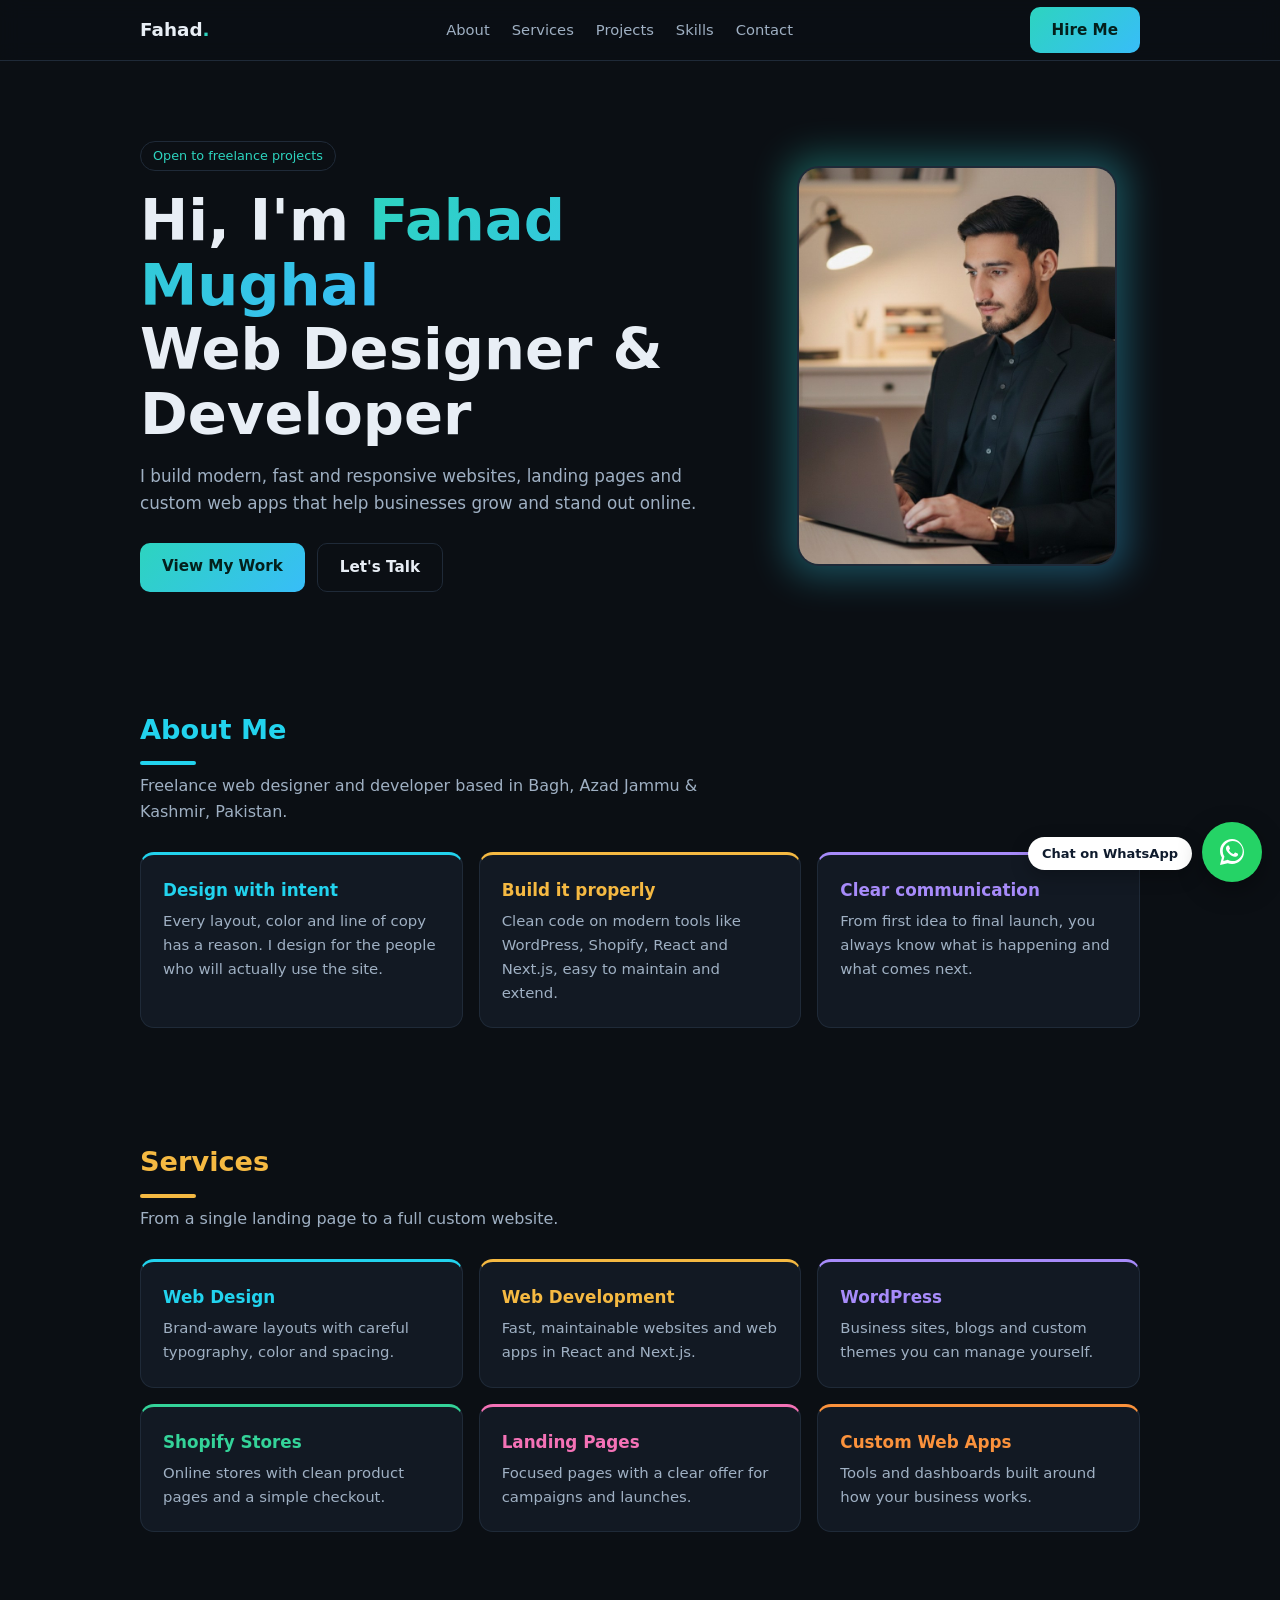
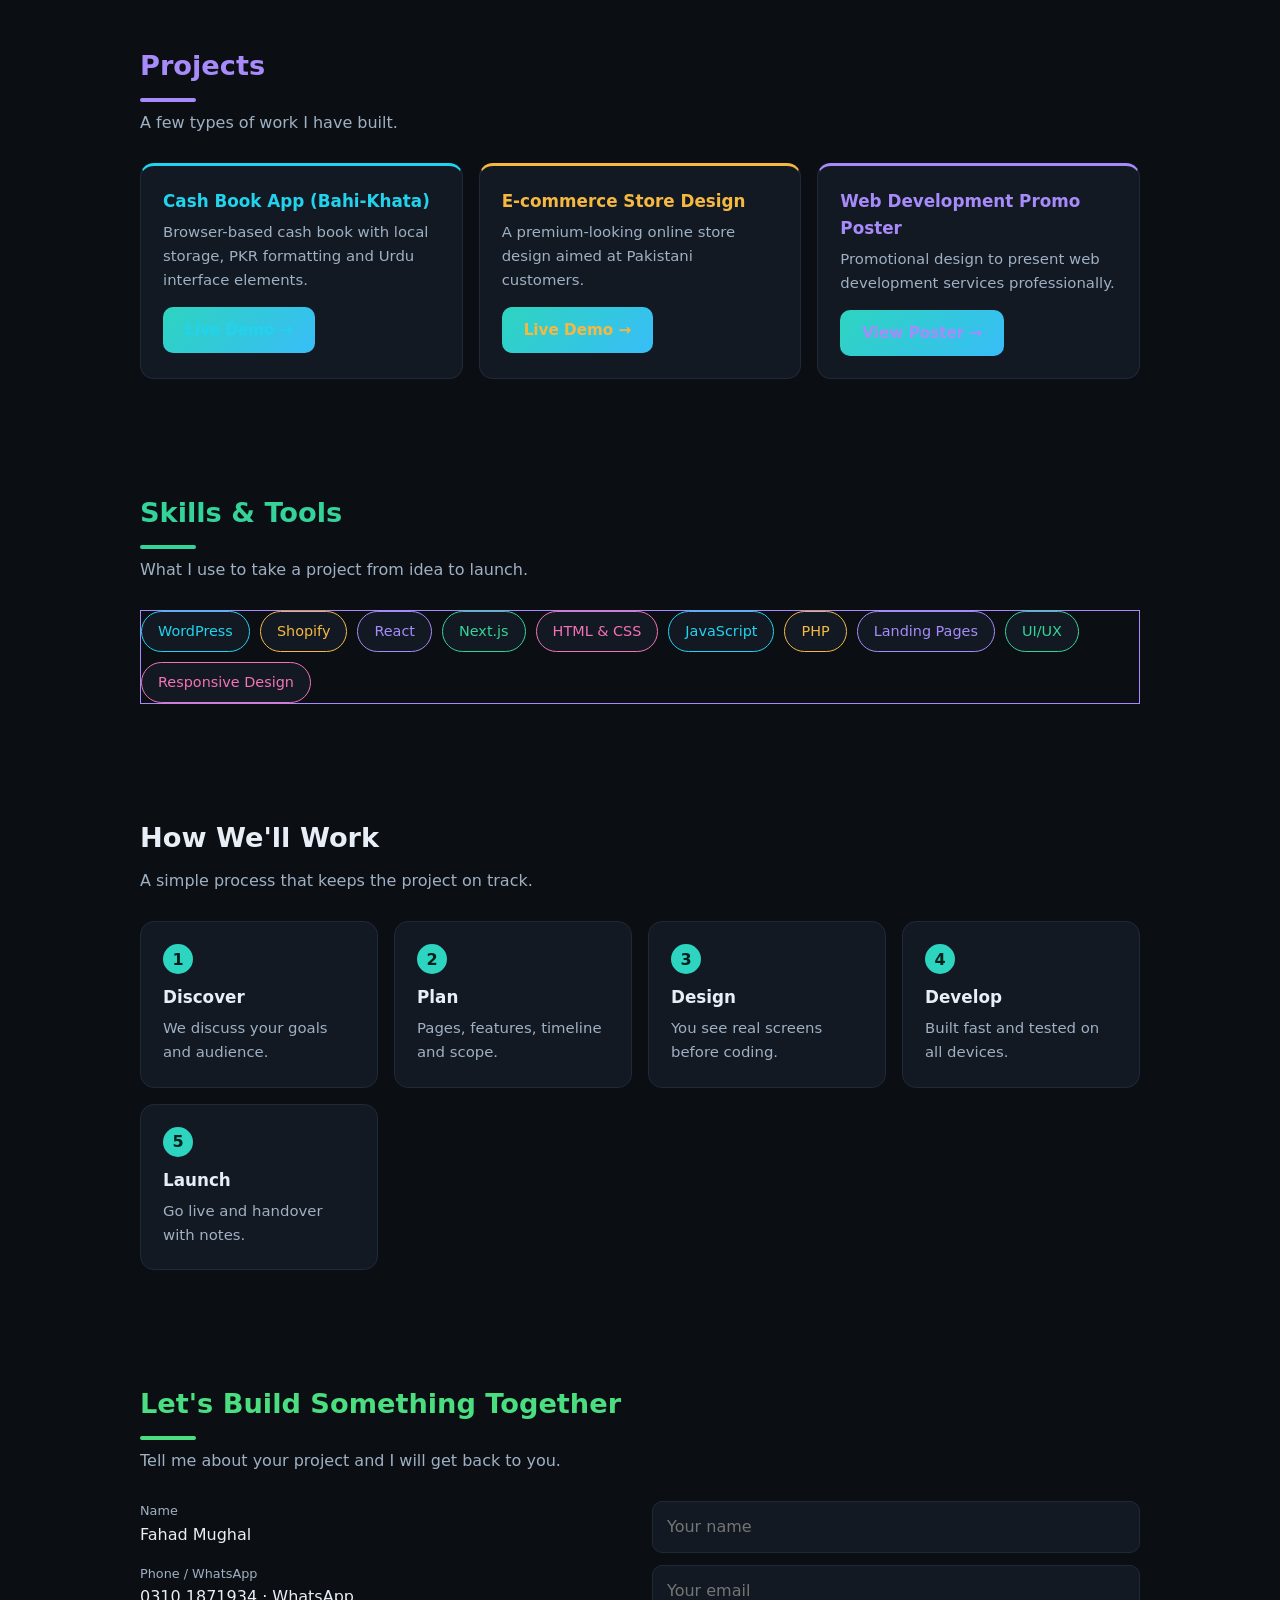
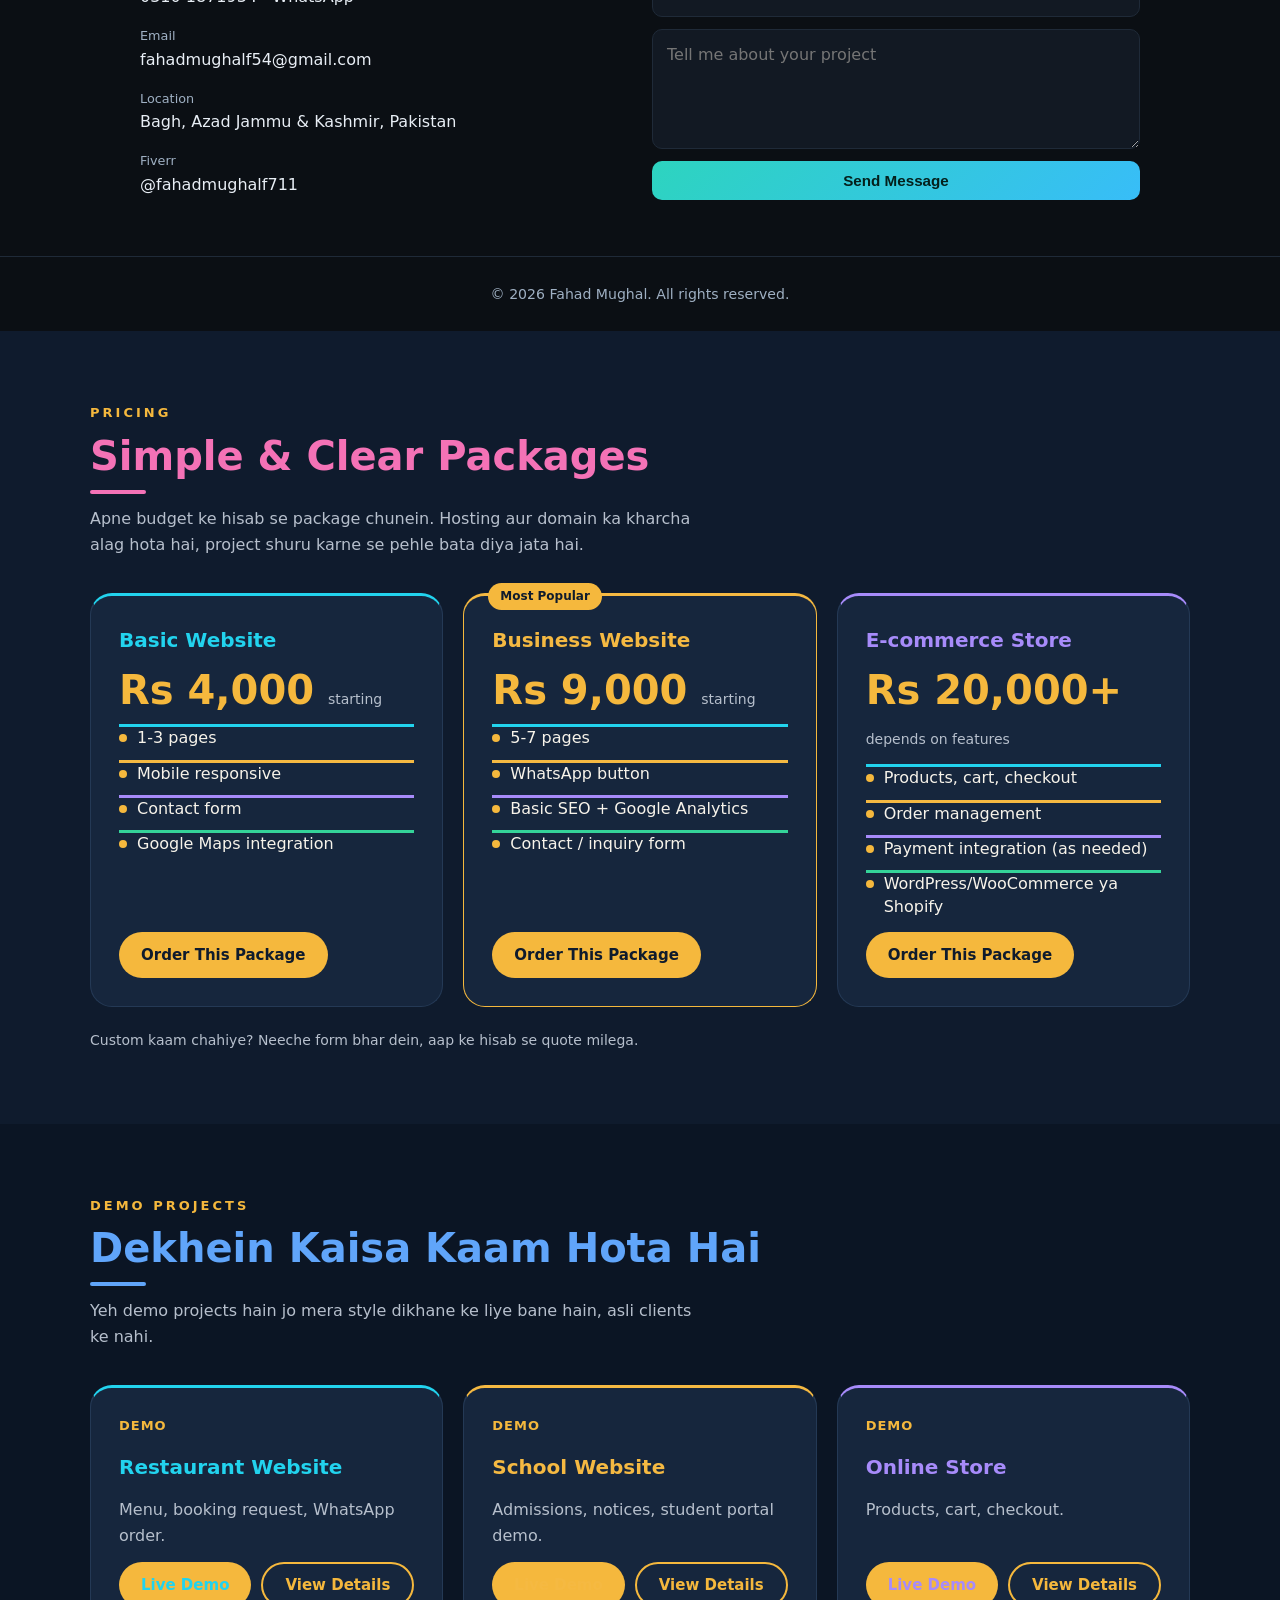
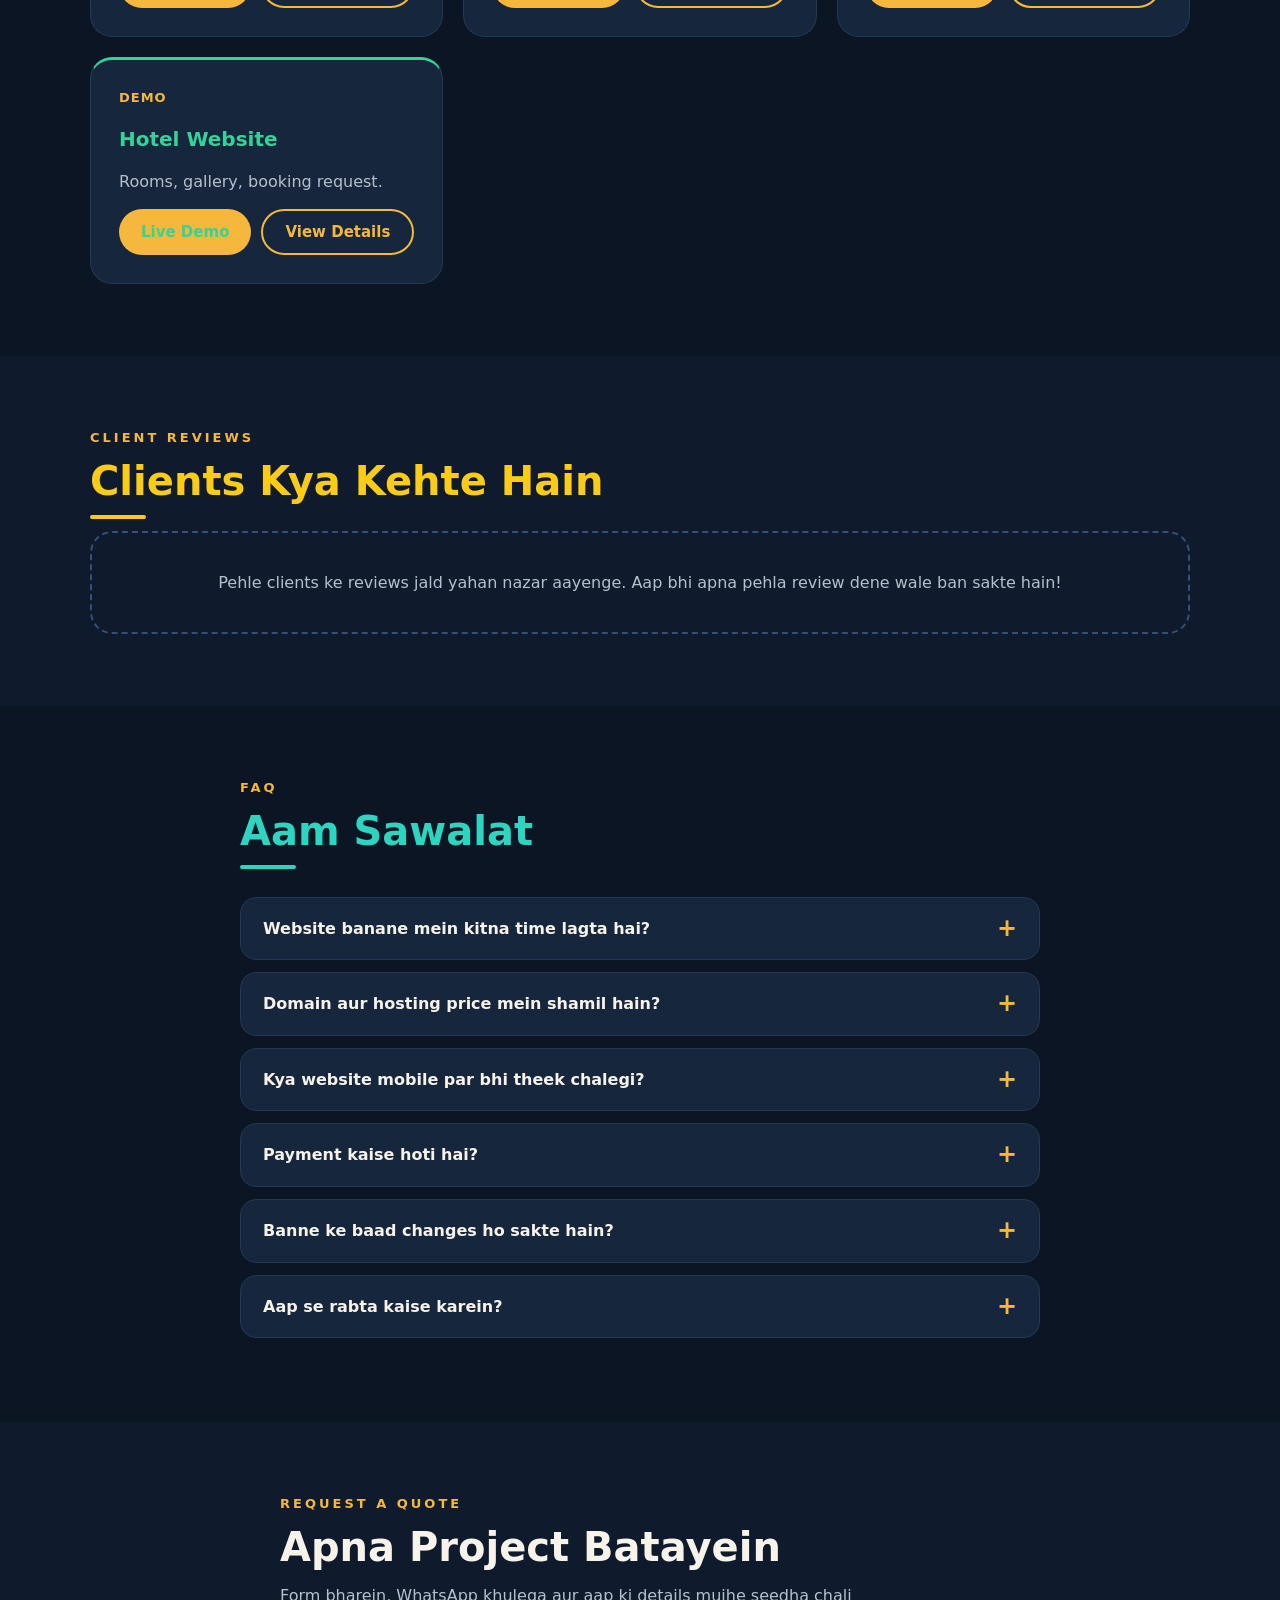
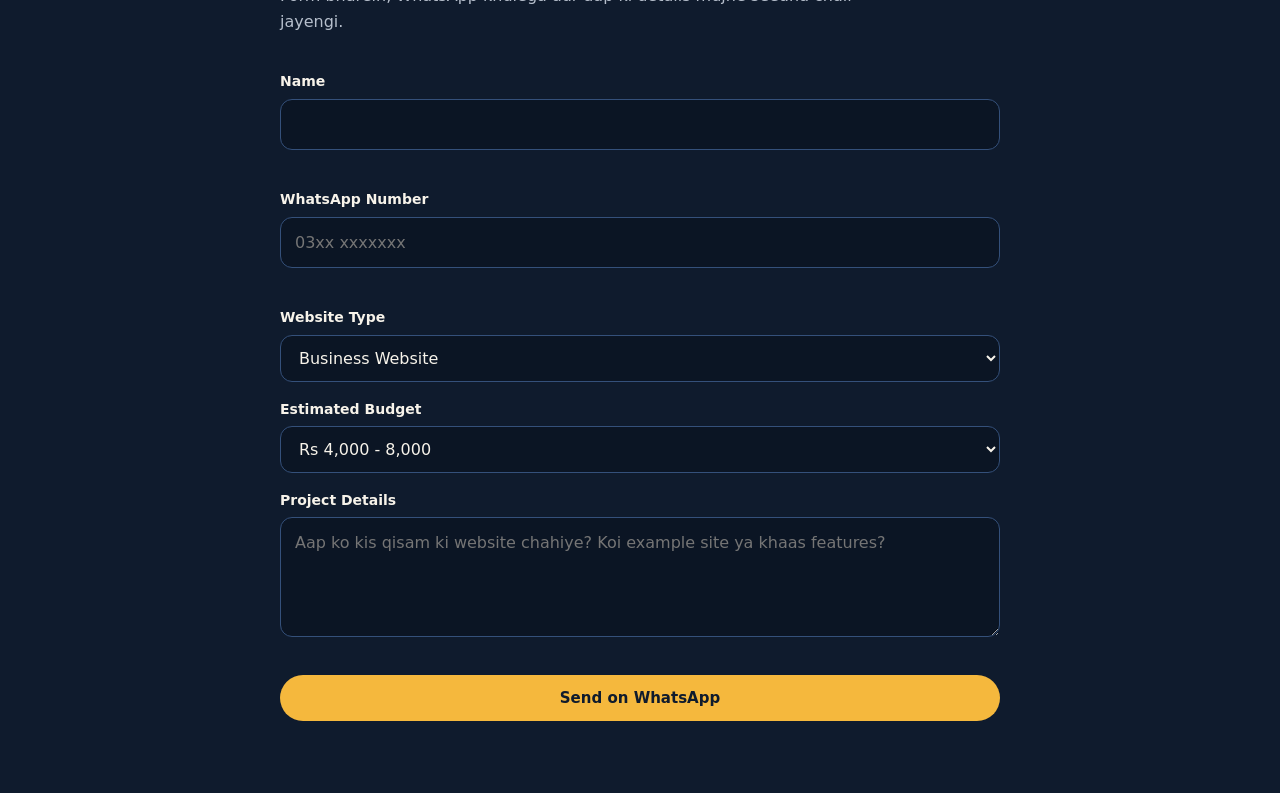
<file: index-3.html>
<!doctype html>
<html lang="en">
<head>
<meta charset="utf-8">
<meta name="viewport" content="width=device-width, initial-scale=1">
<title>Fahad Mughal | Web Designer & Developer</title>
<meta name="description" content="Fahad Mughal is a freelance web designer and developer from Bagh, Azad Kashmir, building WordPress, Shopify, React/Next.js websites and landing pages.">
<meta name="theme-color" content="#0b0f14">
<meta property="og:title" content="Fahad Mughal | Web Designer & Developer">
<meta property="og:description" content="Modern, responsive websites, landing pages and custom web apps.">
<meta property="og:type" content="website">
<style>
:root{--bg:#0b0f14;--card:#121923;--line:#1f2a38;--text:#e8eef5;--muted:#9fb0c3;--accent:#2dd4bf;--accent2:#38bdf8}
*{box-sizing:border-box;margin:0;padding:0}
html{scroll-behavior:smooth}
body{font-family:system-ui,-apple-system,"Segoe UI",Roboto,sans-serif;background:var(--bg);color:var(--text);line-height:1.6}
a{color:inherit;text-decoration:none}
.wrap{max-width:1040px;margin:0 auto;padding:0 20px}
header{position:sticky;top:0;z-index:10;background:rgba(11,15,20,.85);backdrop-filter:blur(10px);border-bottom:1px solid var(--line)}
nav{display:flex;align-items:center;justify-content:space-between;height:60px}
.logo{font-weight:800;font-size:1.15rem}.logo span{color:var(--accent)}
nav ul{display:flex;gap:22px;list-style:none;font-size:.92rem;color:var(--muted)}
nav ul a:hover{color:var(--text)}
.btn{display:inline-block;padding:11px 22px;border-radius:10px;font-weight:600;font-size:.95rem;border:1px solid var(--line)}
.btn.primary{background:linear-gradient(135deg,var(--accent),var(--accent2));color:#04201c;border:0}
.btn:hover{transform:translateY(-1px)}
.hero{padding:80px 0 60px}
.tag{display:inline-block;font-size:.8rem;color:var(--accent);border:1px solid var(--line);padding:4px 12px;border-radius:99px;margin-bottom:18px}
h1{font-size:clamp(2.1rem,6vw,3.6rem);line-height:1.12;margin-bottom:16px}
h1 em{font-style:normal;background:linear-gradient(135deg,var(--accent),var(--accent2));-webkit-background-clip:text;background-clip:text;color:transparent}
.hero p{color:var(--muted);max-width:560px;margin-bottom:26px;font-size:1.05rem}
.hero .btns{display:flex;gap:12px;flex-wrap:wrap}
.hero-grid{display:grid;grid-template-columns:1.3fr .8fr;gap:40px;align-items:center}
.photo{position:relative;justify-self:center;width:100%;max-width:320px}
.photo::before{content:"";position:absolute;inset:-10px;border-radius:26px;background:linear-gradient(135deg,var(--accent),var(--accent2));opacity:.35;filter:blur(18px)}
.photo img{position:relative;display:block;width:100%;height:auto;aspect-ratio:4/5;object-fit:cover;object-position:top;border-radius:22px;border:2px solid var(--line)}
section{padding:56px 0}
h2{font-size:1.7rem;margin-bottom:8px}
.sub{color:var(--muted);margin-bottom:28px;max-width:560px}
.grid{display:grid;grid-template-columns:repeat(auto-fit,minmax(250px,1fr));gap:16px}
.card{background:var(--card);border:1px solid var(--line);border-radius:14px;padding:22px}
.card h3{font-size:1.05rem;margin-bottom:6px}
.card p{color:var(--muted);font-size:.93rem}
.pills{display:flex;flex-wrap:wrap;gap:10px}
.pills span{background:var(--card);border:1px solid var(--line);padding:8px 16px;border-radius:99px;font-size:.9rem}
.steps{counter-reset:s;display:grid;grid-template-columns:repeat(auto-fit,minmax(190px,1fr));gap:16px}
.steps .card::before{counter-increment:s;content:counter(s);display:inline-grid;place-items:center;width:30px;height:30px;border-radius:50%;background:var(--accent);color:#04201c;font-weight:700;margin-bottom:10px}
.contact{display:grid;grid-template-columns:1fr 1fr;gap:24px}
.contact ul{list-style:none;display:grid;gap:14px}
.contact li small{display:block;color:var(--muted);font-size:.8rem}
.contact li a:hover{color:var(--accent)}
form{display:grid;gap:12px}
input,textarea{width:100%;padding:12px 14px;border-radius:10px;border:1px solid var(--line);background:var(--card);color:var(--text);font:inherit}
input:focus,textarea:focus{outline:2px solid var(--accent);border-color:transparent}
textarea{min-height:120px;resize:vertical}
footer{border-top:1px solid var(--line);padding:26px 0;color:var(--muted);font-size:.88rem;text-align:center}
@media(max-width:720px){.hero-grid{grid-template-columns:1fr}.photo{order:-1;max-width:240px}nav ul{display:none}.contact{grid-template-columns:1fr}.hero{padding:50px 0 30px}}
</style>
  <link rel="stylesheet" href="fm-colors.css">
</head>
<body>
<header><div class="wrap"><nav>
<a href="#home" class="logo">Fahad<span>.</span></a>
<ul><li><a href="#about">About</a></li><li><a href="#services">Services</a></li><li><a href="#projects">Projects</a></li><li><a href="#skills">Skills</a></li><li><a href="#contact">Contact</a></li></ul>
<a href="#contact" class="btn primary">Hire Me</a>
</nav></div></header>

<main>
<section class="hero" id="home"><div class="wrap hero-grid">
<div>
<span class="tag">Open to freelance projects</span>
<h1>Hi, I'm <em>Fahad Mughal</em><br>Web Designer &amp; Developer</h1>
<p>I build modern, fast and responsive websites, landing pages and custom web apps that help businesses grow and stand out online.</p>
<div class="btns"><a href="#projects" class="btn primary">View My Work</a><a href="#contact" class="btn">Let's Talk</a></div>
</div>
<div class="photo"><img src="fahad.jpg" alt="Fahad Mughal, freelance web designer and developer" width="472" height="672"></div>
</div></section>

<section id="about"><div class="wrap">
<h2>About Me</h2>
<p class="sub">Freelance web designer and developer based in Bagh, Azad Jammu &amp; Kashmir, Pakistan.</p>
<div class="grid">
<div class="card"><h3>Design with intent</h3><p>Every layout, color and line of copy has a reason. I design for the people who will actually use the site.</p></div>
<div class="card"><h3>Build it properly</h3><p>Clean code on modern tools like WordPress, Shopify, React and Next.js, easy to maintain and extend.</p></div>
<div class="card"><h3>Clear communication</h3><p>From first idea to final launch, you always know what is happening and what comes next.</p></div>
</div>
</div></section>

<section id="services"><div class="wrap">
<h2>Services</h2>
<p class="sub">From a single landing page to a full custom website.</p>
<div class="grid">
<div class="card"><h3>Web Design</h3><p>Brand-aware layouts with careful typography, color and spacing.</p></div>
<div class="card"><h3>Web Development</h3><p>Fast, maintainable websites and web apps in React and Next.js.</p></div>
<div class="card"><h3>WordPress</h3><p>Business sites, blogs and custom themes you can manage yourself.</p></div>
<div class="card"><h3>Shopify Stores</h3><p>Online stores with clean product pages and a simple checkout.</p></div>
<div class="card"><h3>Landing Pages</h3><p>Focused pages with a clear offer for campaigns and launches.</p></div>
<div class="card"><h3>Custom Web Apps</h3><p>Tools and dashboards built around how your business works.</p></div>
</div>
</div></section>

<section id="projects"><div class="wrap">
<h2>Projects</h2>
<p class="sub">A few types of work I have built.</p>
<div class="grid">
<div class="card"><h3>Cash Book App (Bahi-Khata)</h3><p>Browser-based cash book with local storage, PKR formatting and Urdu interface elements.</p><p style="margin-top:14px"><a class="btn primary" href="demo-cashbook.html" target="_blank" rel="noopener">Live Demo →</a></p></div>
<div class="card"><h3>E-commerce Store Design</h3><p>A premium-looking online store design aimed at Pakistani customers.</p><p style="margin-top:14px"><a class="btn primary" href="demo-ecommerce.html" target="_blank" rel="noopener">Live Demo →</a></p></div>
<div class="card"><h3>Web Development Promo Poster</h3><p>Promotional design to present web development services professionally.</p><p style="margin-top:14px"><a class="btn primary" href="promo-poster.png" target="_blank" rel="noopener">View Poster →</a></p></div>
</div>
</div></section>

<section id="skills"><div class="wrap">
<h2>Skills &amp; Tools</h2>
<p class="sub">What I use to take a project from idea to launch.</p>
<div class="pills"><span>WordPress</span><span>Shopify</span><span>React</span><span>Next.js</span><span>HTML &amp; CSS</span><span>JavaScript</span><span>PHP</span><span>Landing Pages</span><span>UI/UX</span><span>Responsive Design</span></div>
</div></section>

<section><div class="wrap">
<h2>How We'll Work</h2>
<p class="sub">A simple process that keeps the project on track.</p>
<div class="steps">
<div class="card"><h3>Discover</h3><p>We discuss your goals and audience.</p></div>
<div class="card"><h3>Plan</h3><p>Pages, features, timeline and scope.</p></div>
<div class="card"><h3>Design</h3><p>You see real screens before coding.</p></div>
<div class="card"><h3>Develop</h3><p>Built fast and tested on all devices.</p></div>
<div class="card"><h3>Launch</h3><p>Go live and handover with notes.</p></div>
</div>
</div></section>

<section id="contact"><div class="wrap">
<h2>Let's Build Something Together</h2>
<p class="sub">Tell me about your project and I will get back to you.</p>
<div class="contact">
<ul>
<li><small>Name</small>Fahad Mughal</li>
<li><small>Phone / WhatsApp</small><a href="tel:+923101871934">0310 1871934</a> &middot; <a href="https://wa.me/923101871934" target="_blank" rel="noopener">WhatsApp</a></li>
<li><small>Email</small><a href="mailto:fahadmughalf54@gmail.com">fahadmughalf54@gmail.com</a></li>
<li><small>Location</small>Bagh, Azad Jammu &amp; Kashmir, Pakistan</li>
<li><small>Fiverr</small><a href="https://www.fiverr.com/fahadmughalf711" target="_blank" rel="noopener">@fahadmughalf711</a></li>
</ul>
<form id="f">
<input id="n" placeholder="Your name" required>
<input id="e" type="email" placeholder="Your email" required>
<textarea id="m" placeholder="Tell me about your project" required></textarea>
<button class="btn primary" type="submit">Send Message</button>
</form>
</div>
</div></section>
</main>

<footer><div class="wrap">&copy; <span id="y">2026</span> Fahad Mughal. All rights reserved.</div></footer>

<script>
document.getElementById('y').textContent=new Date().getFullYear();
document.getElementById('f').addEventListener('submit',function(ev){
  ev.preventDefault();
  var form=ev.target,btn=form.querySelector('button'),old=btn.textContent;
  var n=document.getElementById('n').value,e=document.getElementById('e').value,m=document.getElementById('m').value;
  btn.disabled=true;btn.textContent='Sending...';
  fetch('https://api.web3forms.com/submit',{
    method:'POST',
    headers:{'Content-Type':'application/json','Accept':'application/json'},
    body:JSON.stringify({
      access_key:'fa8fff3e-60f5-4ca6-823a-4b3973c637ca',
      subject:'Project enquiry from '+n,
      from_name:'Portfolio Website',
      name:n,email:e,message:m
    })
  }).then(function(r){return r.json()}).then(function(d){
    if(d.success){form.reset();btn.textContent='Message Sent \u2713'}
    else{btn.textContent='Error, try again'}
  }).catch(function(){btn.textContent='Error, try again'})
  .then(function(){setTimeout(function(){btn.disabled=false;btn.textContent=old},3500)});
});
</script>
<script src="fm-all.js"></script>
</body>
</html>
</file>
<file: fm-colors.css>
/* fm-colors.css - har section aur har card ka apna colour */

/* ---- 1. Har section ka apna accent colour ---- */
#about    { --ac: #22d3ee; }  /* cyan */
#services { --ac: #f5b942; }  /* gold */
#projects { --ac: #a78bfa; }  /* violet */
#skills   { --ac: #34d399; }  /* green */
#process, #how, #how-we-work, #work { --ac: #fb923c; } /* orange */
#pricing  { --ac: #f472b6; }  /* pink */
#demo, #demos { --ac: #60a5fa; } /* blue */
#reviews  { --ac: #facc15; }  /* yellow */
#faq      { --ac: #2dd4bf; }  /* teal */
#contact  { --ac: #4ade80; }  /* bright green */

/* Section heading + choti line heading ke neeche */
:is(#about,#services,#projects,#skills,#process,#how,#how-we-work,#pricing,#demo,#demos,#reviews,#faq,#contact) :is(h2) {
  color: var(--ac);
}
:is(#about,#services,#projects,#skills,#process,#how,#how-we-work,#pricing,#demo,#demos,#reviews,#faq,#contact) h2::after {
  content: "";
  display: block;
  width: 56px;
  height: 4px;
  margin-top: 10px;
  border-radius: 4px;
  background: var(--ac);
}

/* ---- 2. Cards: har card ka apna colour (6 colours cycle hote hain) ---- */
:is(#about,#services,#projects,#pricing,#demo,#demos,#process,#how,#how-we-work)
  :is(article, li, .card, [class*="card"], [class*="item"], [class*="box"]) {
  --c: var(--ac);
  border-top: 3px solid var(--c);
  transition: transform .2s ease, box-shadow .2s ease;
}
:is(#about,#services,#projects,#pricing,#demo,#demos,#process,#how,#how-we-work)
  :is(article, li, .card, [class*="card"], [class*="item"], [class*="box"]):nth-child(6n+1) { --c: #22d3ee; }
:is(#about,#services,#projects,#pricing,#demo,#demos,#process,#how,#how-we-work)
  :is(article, li, .card, [class*="card"], [class*="item"], [class*="box"]):nth-child(6n+2) { --c: #f5b942; }
:is(#about,#services,#projects,#pricing,#demo,#demos,#process,#how,#how-we-work)
  :is(article, li, .card, [class*="card"], [class*="item"], [class*="box"]):nth-child(6n+3) { --c: #a78bfa; }
:is(#about,#services,#projects,#pricing,#demo,#demos,#process,#how,#how-we-work)
  :is(article, li, .card, [class*="card"], [class*="item"], [class*="box"]):nth-child(6n+4) { --c: #34d399; }
:is(#about,#services,#projects,#pricing,#demo,#demos,#process,#how,#how-we-work)
  :is(article, li, .card, [class*="card"], [class*="item"], [class*="box"]):nth-child(6n+5) { --c: #f472b6; }
:is(#about,#services,#projects,#pricing,#demo,#demos,#process,#how,#how-we-work)
  :is(article, li, .card, [class*="card"], [class*="item"], [class*="box"]):nth-child(6n+6) { --c: #fb923c; }

/* Card ke andar title, icon, link usi card ke colour mein */
:is(#about,#services,#projects,#pricing,#demo,#demos,#process,#how,#how-we-work)
  :is(article, li, .card, [class*="card"], [class*="item"], [class*="box"]) :is(h3, h4, svg, i, .icon, [class*="icon"]) {
  color: var(--c);
}
:is(#about,#services,#projects,#pricing,#demo,#demos,#process,#how,#how-we-work)
  :is(article, li, .card, [class*="card"], [class*="item"], [class*="box"]) a {
  color: var(--c);
}

/* Hover par card ka glow */
:is(#about,#services,#projects,#pricing,#demo,#demos,#process,#how,#how-we-work)
  :is(article, li, .card, [class*="card"], [class*="item"], [class*="box"]):hover {
  transform: translateY(-4px);
  box-shadow: 0 10px 28px color-mix(in srgb, var(--c) 35%, transparent);
}

/* ---- 3. Skills tags: har tag ka apna colour ---- */
#skills :is(span, li, .tag, [class*="tag"], [class*="chip"], [class*="pill"]) {
  border: 1px solid var(--t, var(--ac));
  color: var(--t, var(--ac));
}
#skills :is(span, li, .tag, [class*="tag"], [class*="chip"], [class*="pill"]):nth-child(5n+1) { --t: #22d3ee; }
#skills :is(span, li, .tag, [class*="tag"], [class*="chip"], [class*="pill"]):nth-child(5n+2) { --t: #f5b942; }
#skills :is(span, li, .tag, [class*="tag"], [class*="chip"], [class*="pill"]):nth-child(5n+3) { --t: #a78bfa; }
#skills :is(span, li, .tag, [class*="tag"], [class*="chip"], [class*="pill"]):nth-child(5n+4) { --t: #34d399; }
#skills :is(span, li, .tag, [class*="tag"], [class*="chip"], [class*="pill"]):nth-child(5n+5) { --t: #f472b6; }

/* ---- 4. Navbar: har link hover par apne section ke colour mein ---- */
a[href="#about"]:hover    { color: #22d3ee; }
a[href="#services"]:hover { color: #f5b942; }
a[href="#projects"]:hover { color: #a78bfa; }
a[href="#skills"]:hover   { color: #34d399; }
a[href="#contact"]:hover  { color: #4ade80; }
</file>
<file: fm.css>
.fm-wrap{--fm-bg:#0F1B2D;--fm-card:#16263d;--fm-gold:#F5B83D;--fm-cream:#F7F3EA;--fm-mute:#b6bfcc;
    font-family:'Poppins',system-ui,-apple-system,Segoe UI,Roboto,sans-serif;color:var(--fm-cream);background:var(--fm-bg);
    padding:72px 20px;box-sizing:border-box}
  .fm-wrap *{box-sizing:border-box}
  .fm-wrap.fm-alt{background:#0b1524}
  .fm-inner{max-width:1100px;margin:0 auto}
  .fm-eyebrow{color:var(--fm-gold);letter-spacing:3px;font-size:13px;font-weight:600;text-transform:uppercase;margin:0 0 8px}
  .fm-h2{font-size:clamp(28px,5vw,40px);margin:0 0 12px;font-weight:700;line-height:1.2}
  .fm-sub{color:var(--fm-mute);margin:0 0 36px;max-width:620px;line-height:1.6}
  .fm-grid{display:grid;gap:20px}
  .fm-g3{grid-template-columns:repeat(auto-fit,minmax(260px,1fr))}
  .fm-g2{grid-template-columns:repeat(auto-fit,minmax(320px,1fr))}
  .fm-card{background:var(--fm-card);border:1px solid #243955;border-radius:22px;padding:28px;display:flex;flex-direction:column;gap:14px}
  .fm-card h3{margin:0;font-size:20px}
  .fm-price{font-size:40px;font-weight:700;color:var(--fm-gold);line-height:1}
  .fm-price small{font-size:14px;color:var(--fm-mute);font-weight:500}
  .fm-card ul{list-style:none;margin:0;padding:0;display:flex;flex-direction:column;gap:10px;color:var(--fm-cream)}
  .fm-card li{display:flex;gap:10px;line-height:1.4}
  .fm-card li:before{content:"";flex:none;width:8px;height:8px;border-radius:50%;background:var(--fm-gold);margin-top:7px}
  .fm-pop{border-color:var(--fm-gold);position:relative}
  .fm-badge{position:absolute;top:-13px;left:24px;background:var(--fm-gold);color:#0F1B2D;font-size:12px;font-weight:700;padding:4px 12px;border-radius:99px}
  .fm-note{color:var(--fm-mute);font-size:14px;margin-top:22px}
  .fm-btn{display:inline-flex;align-items:center;justify-content:center;min-height:46px;padding:0 22px;border-radius:99px;border:0;
    background:var(--fm-gold);color:#0F1B2D;font-weight:700;font-size:15px;cursor:pointer;text-decoration:none;font-family:inherit}
  .fm-btn:hover{filter:brightness(1.08)}
  .fm-btn.fm-ghost{background:transparent;color:var(--fm-gold);border:2px solid var(--fm-gold)}
  .fm-btn[aria-disabled="true"]{opacity:.55;pointer-events:none}
  .fm-row{display:flex;gap:10px;flex-wrap:wrap;margin-top:auto}
  .fm-tag{color:var(--fm-gold);font-size:13px;font-weight:600;letter-spacing:1px}
  .fm-detail{display:none;color:var(--fm-mute);line-height:1.6;margin:0}
  .fm-detail.fm-open{display:block}
  .fm-empty{border:2px dashed #34507a;border-radius:22px;padding:36px;text-align:center;color:var(--fm-mute);line-height:1.7}
  details.fm-faq{background:var(--fm-card);border:1px solid #243955;border-radius:16px;padding:0;margin-bottom:12px}
  details.fm-faq summary{cursor:pointer;padding:18px 22px;font-weight:600;list-style:none;display:flex;justify-content:space-between;gap:16px;min-height:44px}
  details.fm-faq summary::-webkit-details-marker{display:none}
  details.fm-faq summary:after{content:"+";color:var(--fm-gold);font-size:24px;line-height:1}
  details.fm-faq[open] summary:after{content:"\2013"}
  details.fm-faq p{margin:0;padding:0 22px 20px;color:var(--fm-mute);line-height:1.7}
  .fm-form{display:grid;gap:16px}
  .fm-field{display:flex;flex-direction:column;gap:6px}
  .fm-field label{font-size:14px;font-weight:600}
  .fm-field input,.fm-field select,.fm-field textarea{background:#0b1524;color:var(--fm-cream);border:1px solid #34507a;border-radius:12px;
    padding:12px 14px;font-size:16px;font-family:inherit;min-height:46px;width:100%}
  .fm-field input:focus,.fm-field select:focus,.fm-field textarea:focus{outline:2px solid var(--fm-gold);outline-offset:1px}
  .fm-field textarea{min-height:120px;resize:vertical}
  .fm-err{color:#ffb4a8;font-size:13px;min-height:16px}
  .fm-wa-float{position:fixed;right:18px;bottom:18px;z-index:9999;width:60px;height:60px;border-radius:50%;background:#25D366;
    display:flex;align-items:center;justify-content:center;box-shadow:0 8px 24px rgba(0,0,0,.35);text-decoration:none}
  .fm-wa-float:hover{transform:scale(1.06)}
  .fm-wa-float svg{width:32px;height:32px;fill:#fff}
  .fm-wa-tip{position:fixed;right:88px;bottom:30px;z-index:9999;background:#fff;color:#0F1B2D;font:600 13px/1 system-ui,sans-serif;
    padding:10px 14px;border-radius:99px;box-shadow:0 6px 18px rgba(0,0,0,.25)}
  @media (max-width:520px){.fm-wa-tip{display:none}.fm-wrap{padding:56px 16px}}
</file>
